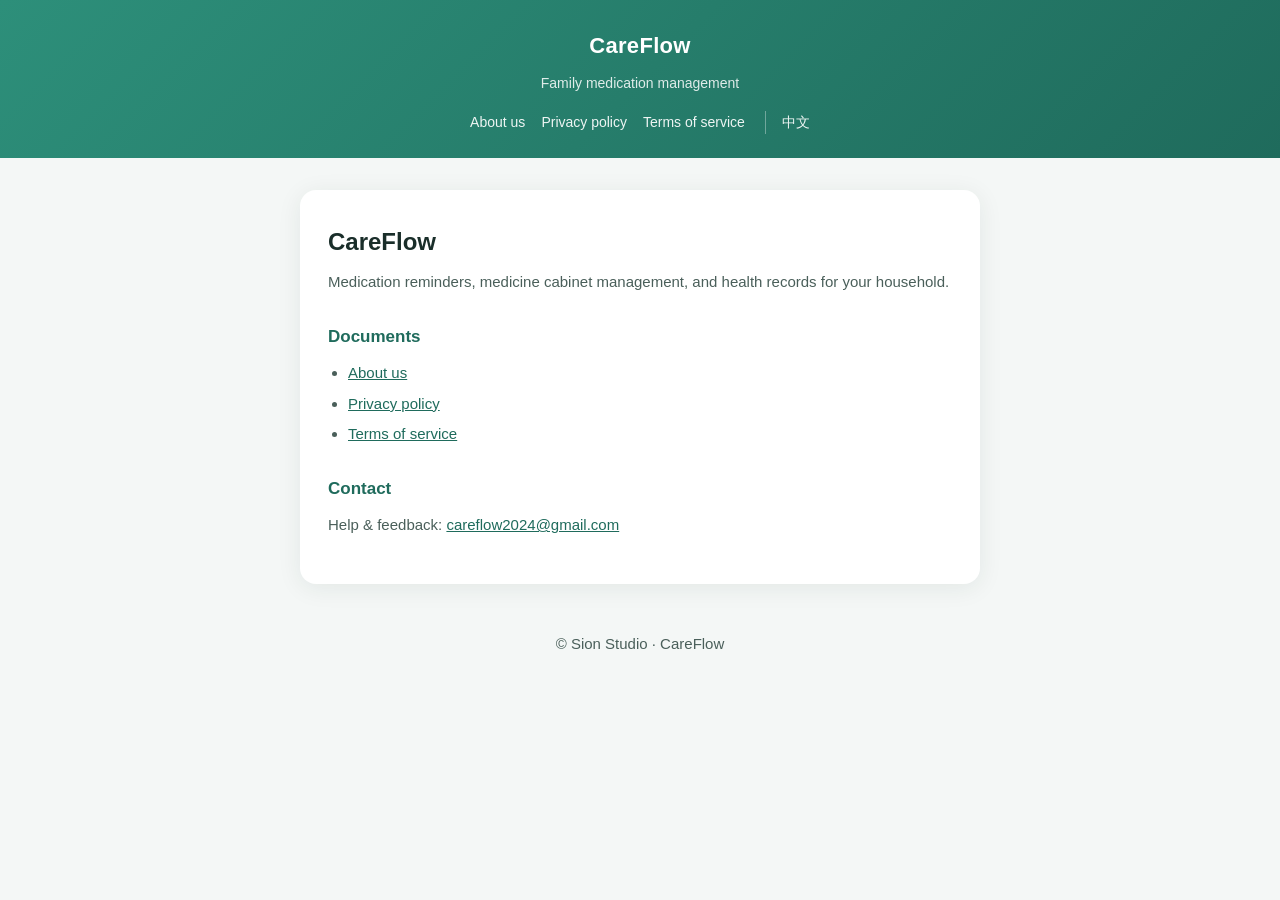
<file: index.html>
<!DOCTYPE html>
<html lang="en">
<head>
  <meta charset="utf-8" />
  <meta name="viewport" content="width=device-width, initial-scale=1" />
  <title>CareFlow</title>
  <script>
    (function () {
      var lang = (navigator.language || navigator.userLanguage || "en").toLowerCase();
      var prefix = lang.indexOf("zh") === 0 ? "/zh" : "/en";
      location.replace(prefix + "/");
    })();
  </script>
  <meta http-equiv="refresh" content="0; url=/en/" />
</head>
<body></body>
</html>
</file>
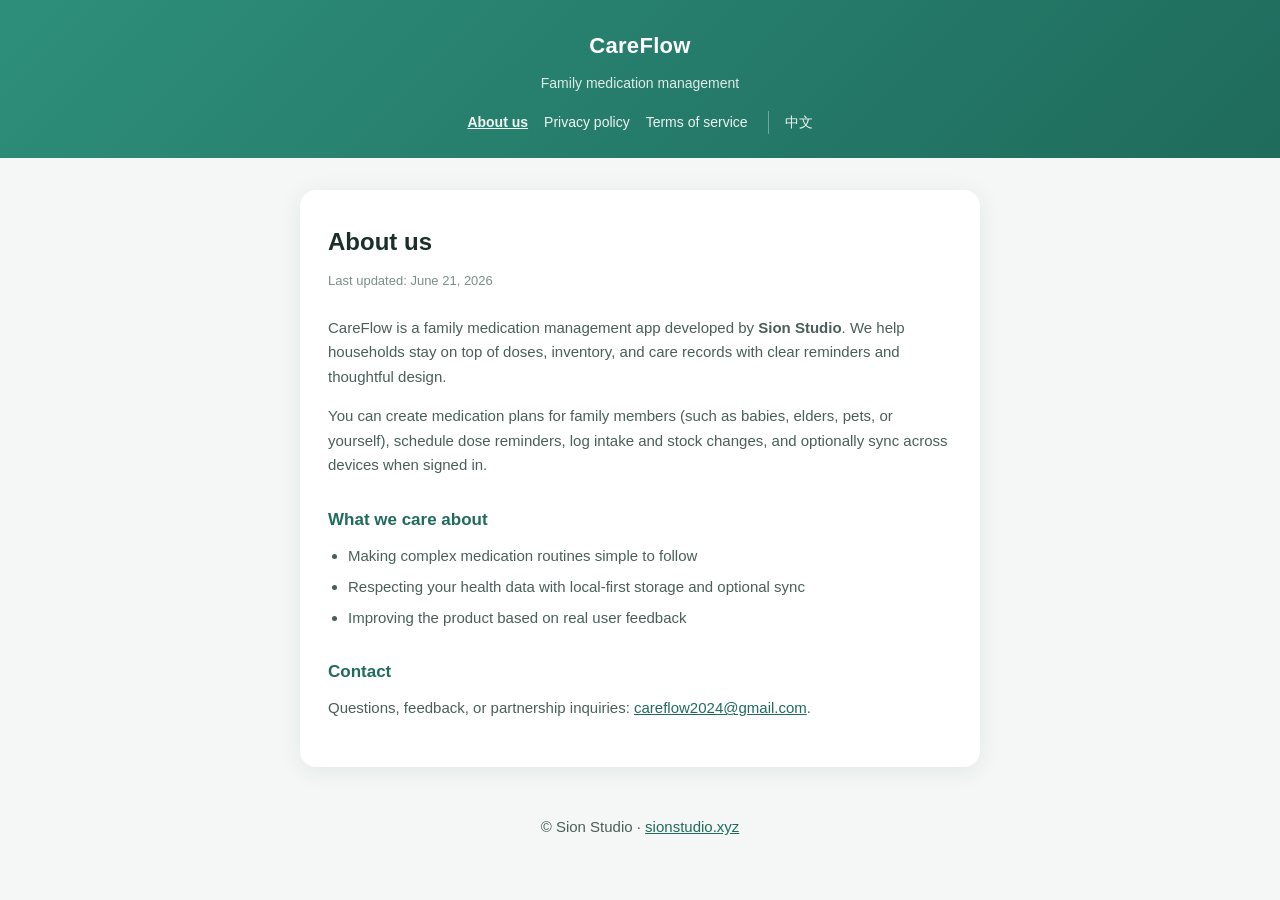
<file: about/index.html>
<!DOCTYPE html>
<html lang="en">
<head>
  <meta charset="utf-8" />
  <meta name="viewport" content="width=device-width, initial-scale=1" />
  <title>CareFlow</title>
  <script>
    (function () {
      var lang = (navigator.language || navigator.userLanguage || "en").toLowerCase();
      var prefix = lang.indexOf("zh") === 0 ? "/zh" : "/en";
      location.replace(prefix + "/about/");
    })();
  </script>
  <meta http-equiv="refresh" content="0; url=/en/about/" />
</head>
<body></body>
</html>
</file>
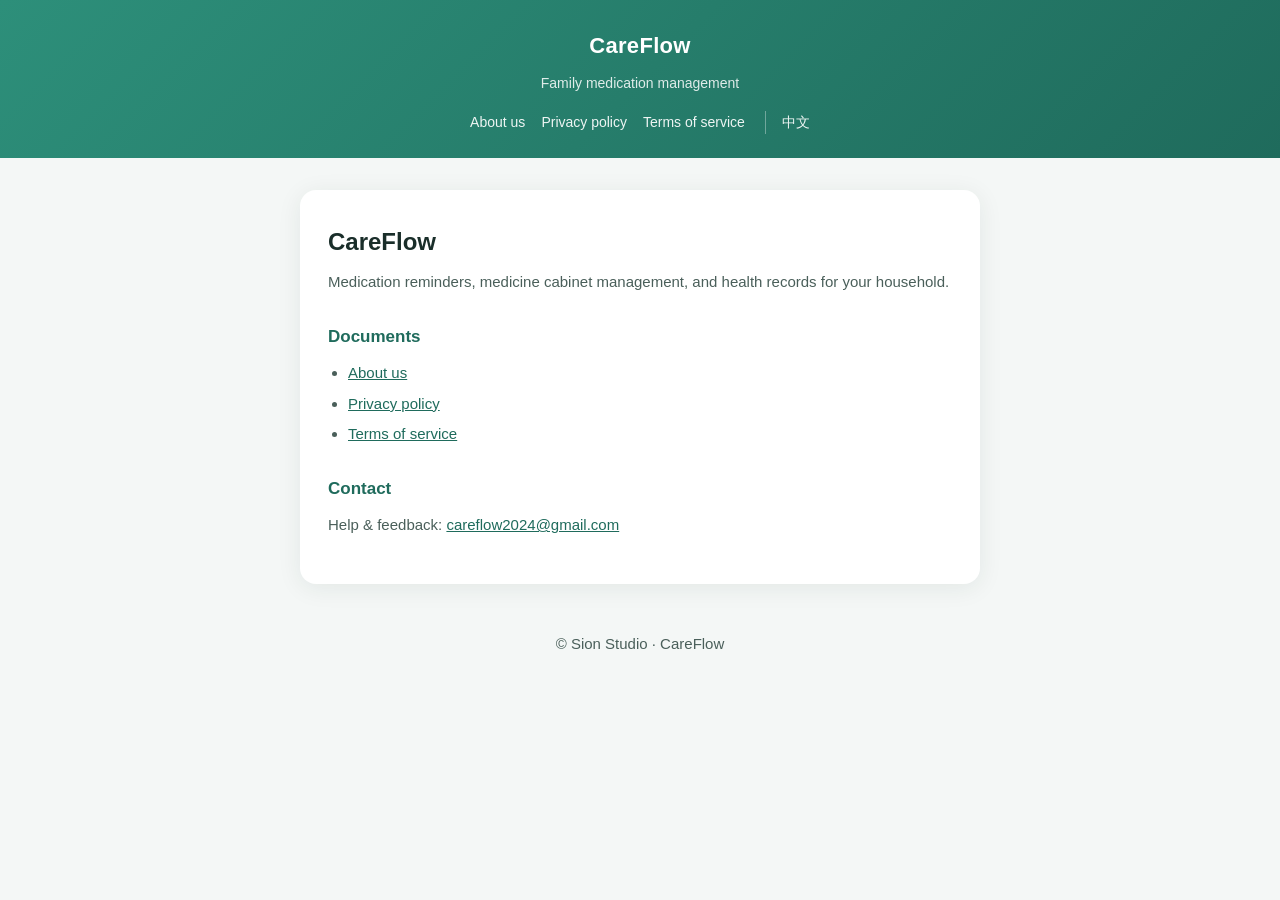
<file: en/index.html>
<!DOCTYPE html>
<html lang="en">
<head>
  <meta charset="utf-8" />
  <meta name="viewport" content="width=device-width, initial-scale=1" />
  <title>CareFlow</title>
  <link rel="stylesheet" href="/styles.css" />
</head>
<body>
  <header>
    <a href="/en/">
      <div class="brand">CareFlow</div>
      <p class="tagline">Family medication management</p>
    </a>
    <nav>
      <a href="/en/about/">About us</a>
      <a href="/en/privacy/">Privacy policy</a>
      <a href="/en/terms/">Terms of service</a>
      <span class="lang-switch"><a href="/zh/">中文</a></span>
    </nav>
  </header>

  <main>
    <div class="card">
      <h1>CareFlow</h1>
      <p>Medication reminders, medicine cabinet management, and health records for your household.</p>

      <h2>Documents</h2>
      <ul>
        <li><a href="/en/about/">About us</a></li>
        <li><a href="/en/privacy/">Privacy policy</a></li>
        <li><a href="/en/terms/">Terms of service</a></li>
      </ul>

      <h2>Contact</h2>
      <p>
        Help &amp; feedback: <a href="mailto:careflow2024@gmail.com">careflow2024@gmail.com</a>
      </p>
    </div>
  </main>

  <footer>
    <p>© Sion Studio · CareFlow</p>
  </footer>
</body>
</html>
</file>
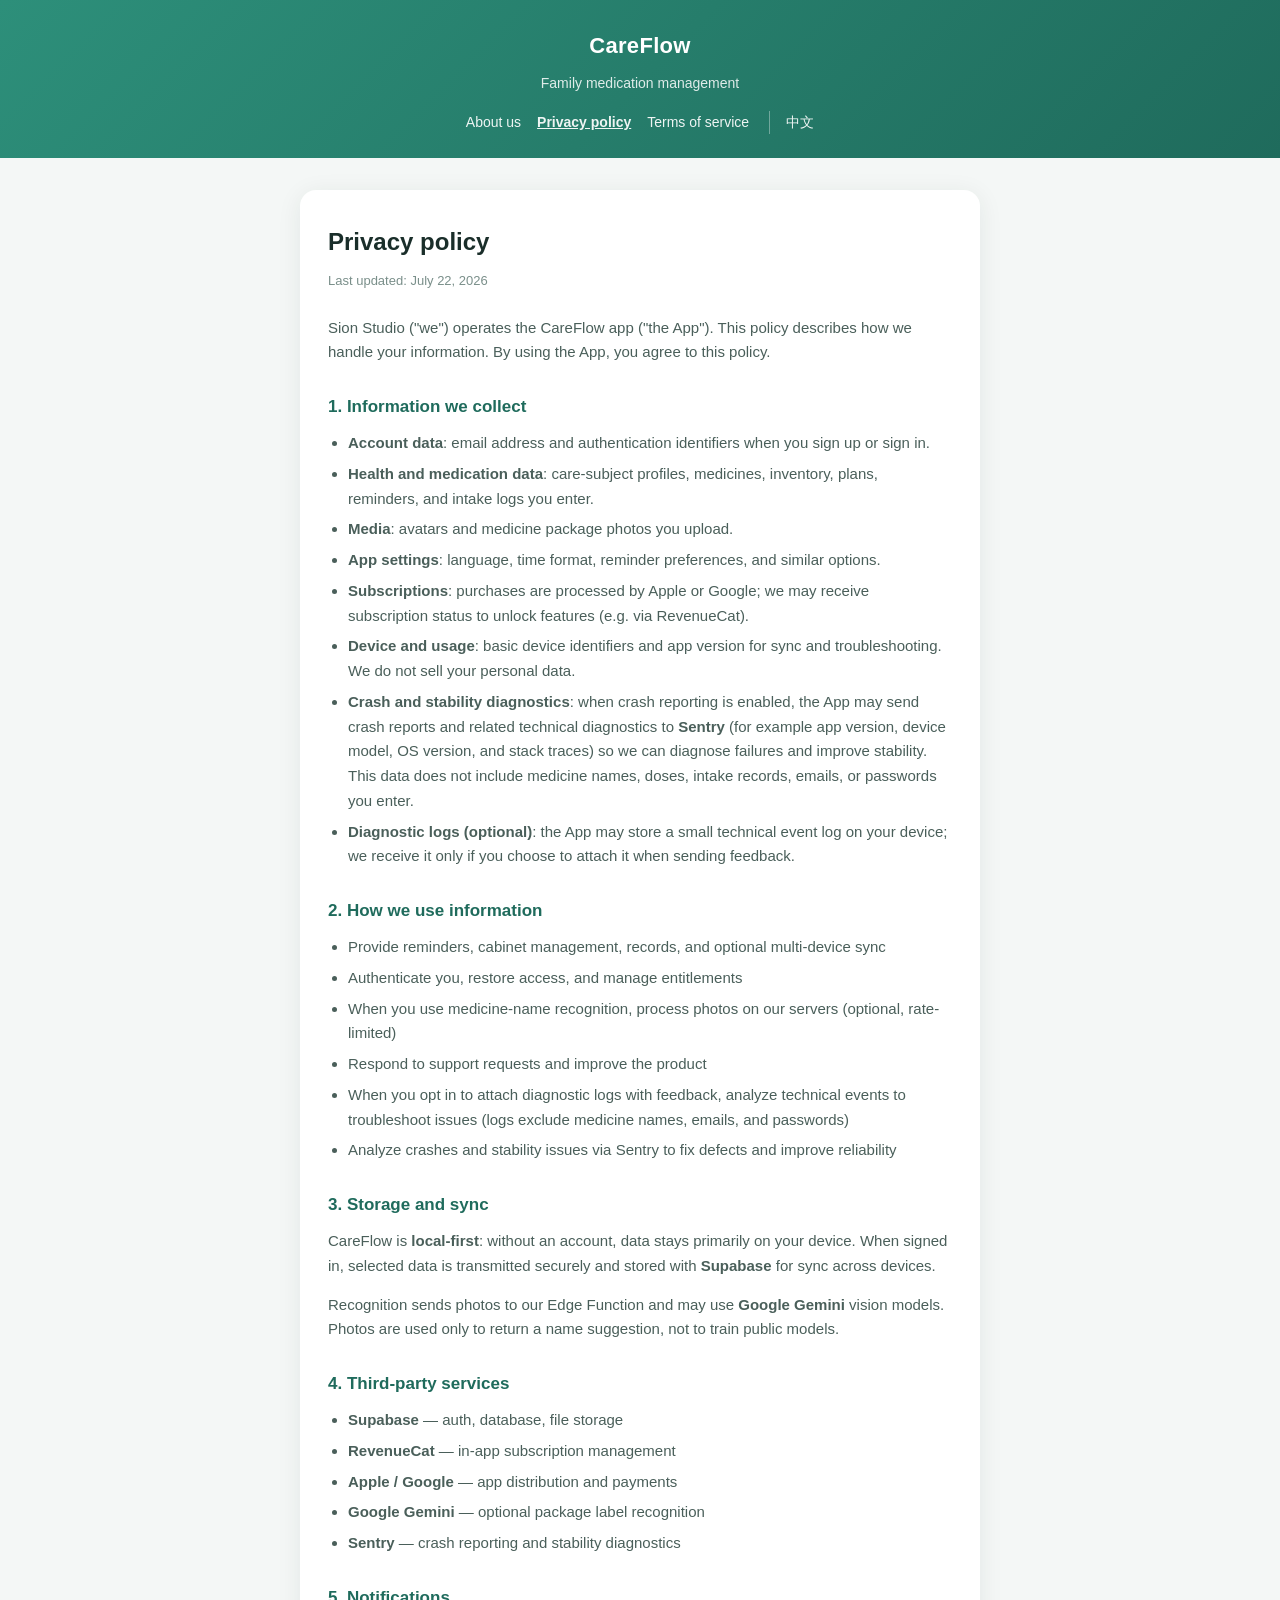
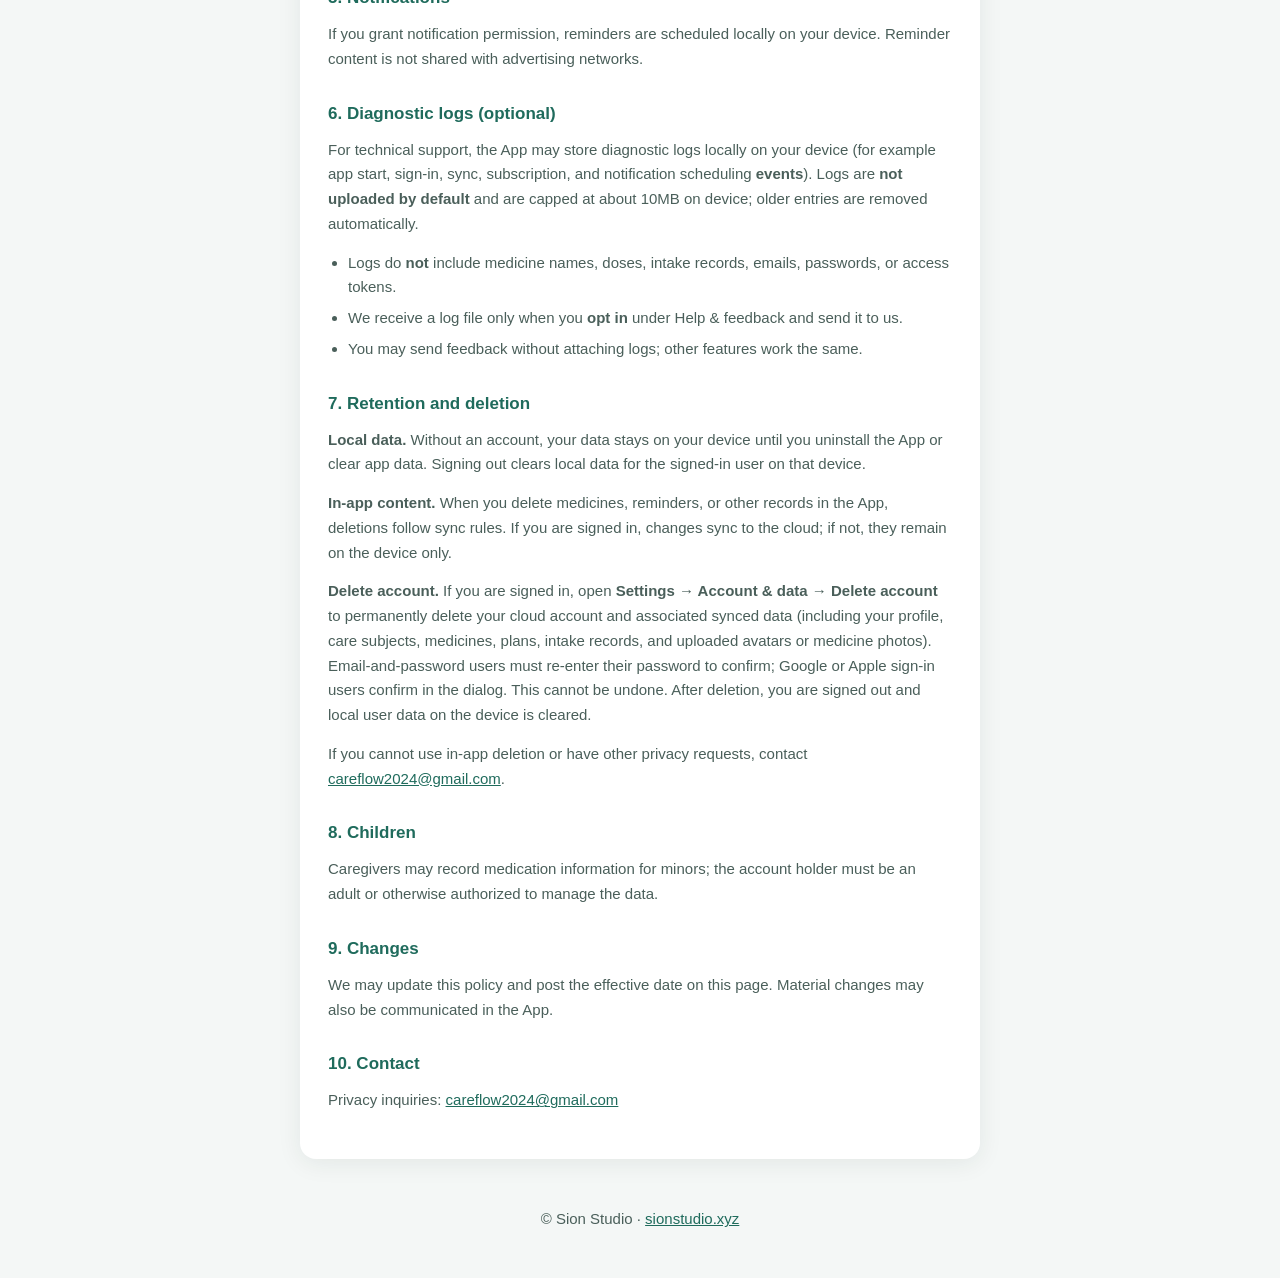
<file: privacy/index.html>
<!DOCTYPE html>
<html lang="en">
<head>
  <meta charset="utf-8" />
  <meta name="viewport" content="width=device-width, initial-scale=1" />
  <title>CareFlow</title>
  <script>
    (function () {
      var lang = (navigator.language || navigator.userLanguage || "en").toLowerCase();
      var prefix = lang.indexOf("zh") === 0 ? "/zh" : "/en";
      location.replace(prefix + "/privacy/");
    })();
  </script>
  <meta http-equiv="refresh" content="0; url=/en/privacy/" />
</head>
<body></body>
</html>
</file>
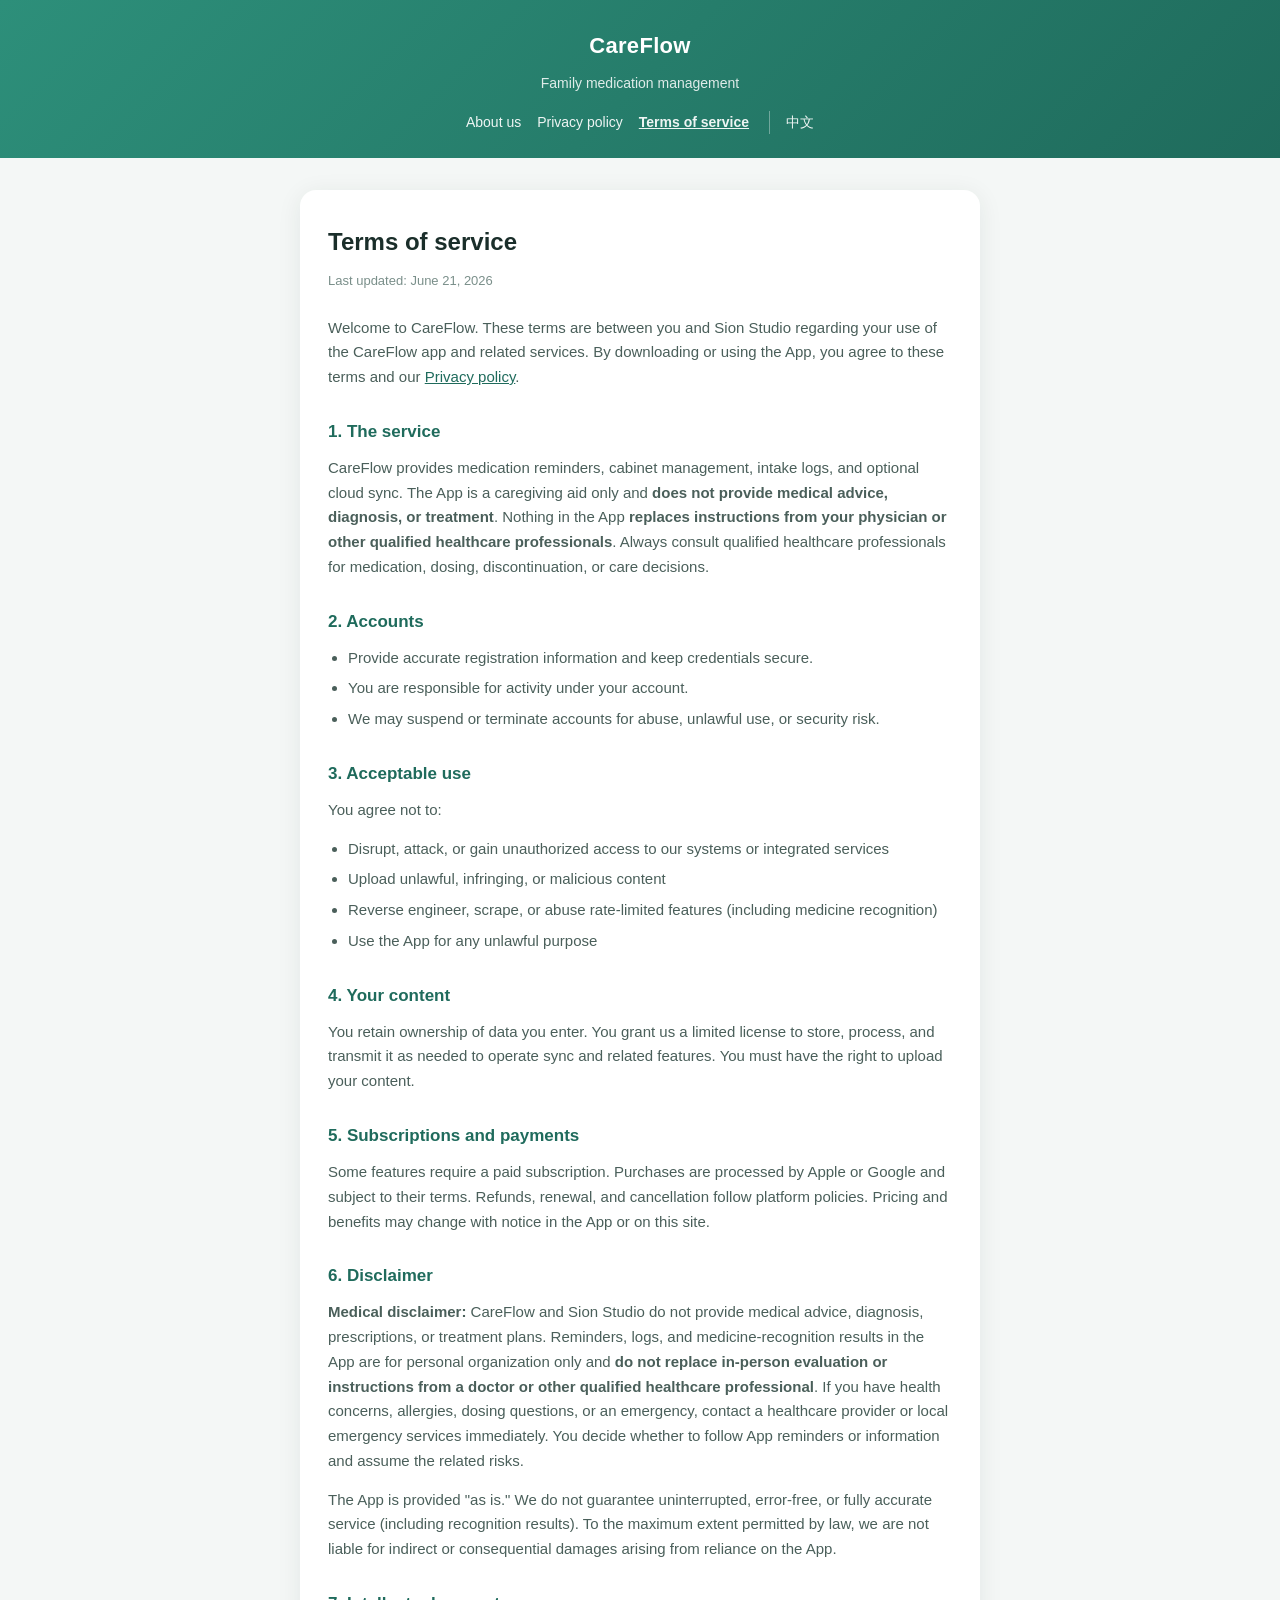
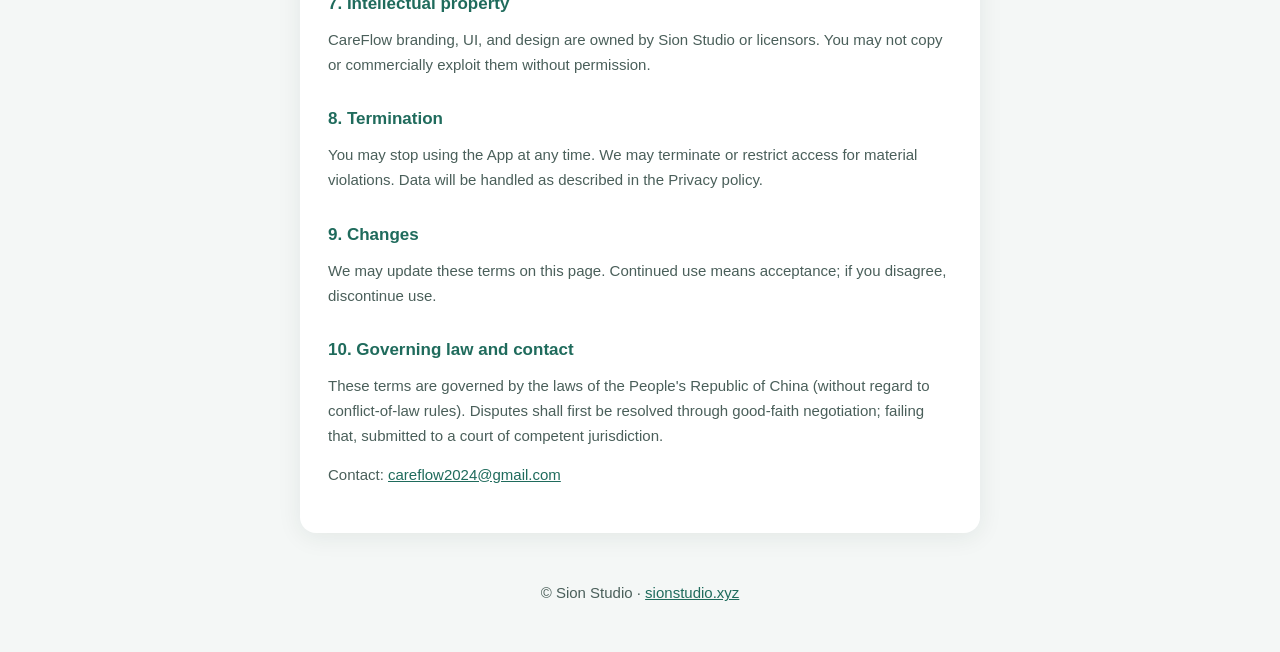
<file: terms/index.html>
<!DOCTYPE html>
<html lang="en">
<head>
  <meta charset="utf-8" />
  <meta name="viewport" content="width=device-width, initial-scale=1" />
  <title>CareFlow</title>
  <script>
    (function () {
      var lang = (navigator.language || navigator.userLanguage || "en").toLowerCase();
      var prefix = lang.indexOf("zh") === 0 ? "/zh" : "/en";
      location.replace(prefix + "/terms/");
    })();
  </script>
  <meta http-equiv="refresh" content="0; url=/en/terms/" />
</head>
<body></body>
</html>
</file>
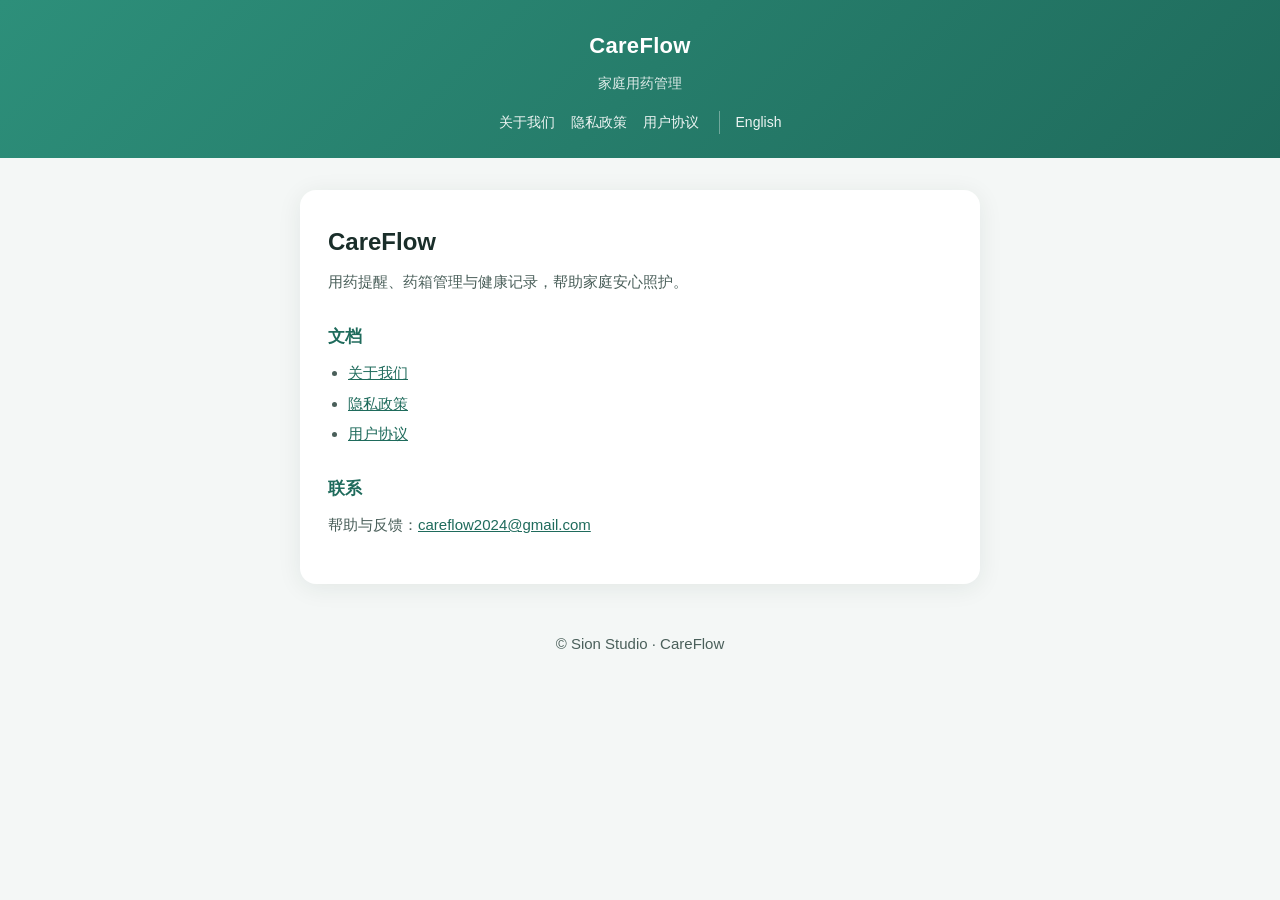
<file: zh/index.html>
<!DOCTYPE html>
<html lang="zh-CN">
<head>
  <meta charset="utf-8" />
  <meta name="viewport" content="width=device-width, initial-scale=1" />
  <title>CareFlow</title>
  <link rel="stylesheet" href="/styles.css" />
</head>
<body>
  <header>
    <a href="/zh/">
      <div class="brand">CareFlow</div>
      <p class="tagline">家庭用药管理</p>
    </a>
    <nav>
      <a href="/zh/about/">关于我们</a>
      <a href="/zh/privacy/">隐私政策</a>
      <a href="/zh/terms/">用户协议</a>
      <span class="lang-switch"><a href="/en/">English</a></span>
    </nav>
  </header>

  <main>
    <div class="card">
      <h1>CareFlow</h1>
      <p>用药提醒、药箱管理与健康记录，帮助家庭安心照护。</p>

      <h2>文档</h2>
      <ul>
        <li><a href="/zh/about/">关于我们</a></li>
        <li><a href="/zh/privacy/">隐私政策</a></li>
        <li><a href="/zh/terms/">用户协议</a></li>
      </ul>

      <h2>联系</h2>
      <p>
        帮助与反馈：<a href="mailto:careflow2024@gmail.com">careflow2024@gmail.com</a>
      </p>
    </div>
  </main>

  <footer>
    <p>© Sion Studio · CareFlow</p>
  </footer>
</body>
</html>
</file>
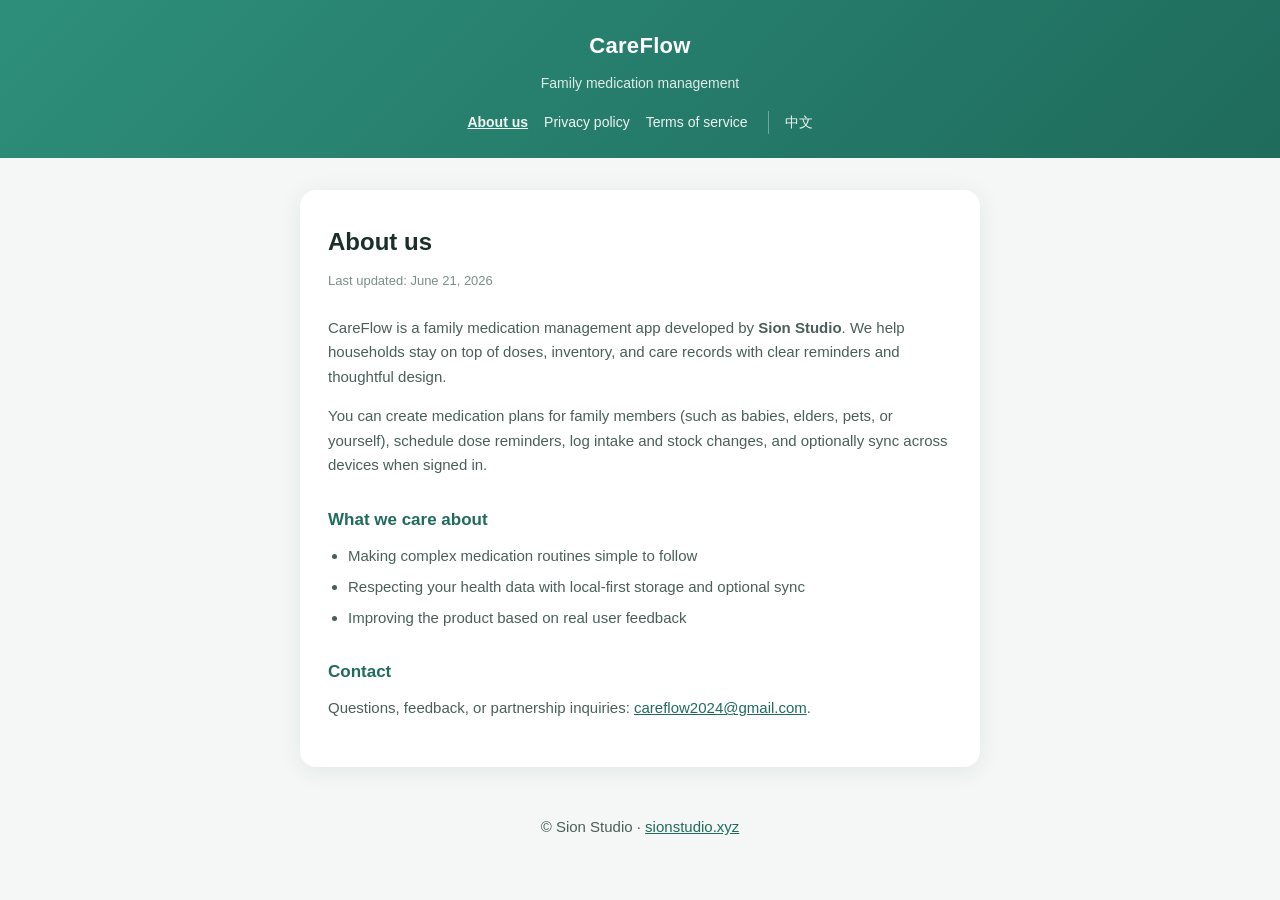
<file: en/about/index.html>
<!DOCTYPE html>
<html lang="en">
<head>
  <meta charset="utf-8" />
  <meta name="viewport" content="width=device-width, initial-scale=1" />
  <title>About us · CareFlow</title>
  <link rel="stylesheet" href="/styles.css" />
  <link rel="alternate" hreflang="zh" href="https://careflow.sionstudio.xyz/zh/about/" />
  <link rel="alternate" hreflang="en" href="https://careflow.sionstudio.xyz/en/about/" />
</head>
<body>
  <header>
    <a href="/en/">
      <div class="brand">CareFlow</div>
      <p class="tagline">Family medication management</p>
    </a>
    <nav>
      <a href="/en/about/" aria-current="page">About us</a>
      <a href="/en/privacy/">Privacy policy</a>
      <a href="/en/terms/">Terms of service</a>
      <span class="lang-switch"><a href="/zh/about/">中文</a></span>
    </nav>
  </header>

  <main>
    <div class="card">
      <h1>About us</h1>
      <p class="updated">Last updated: June 21, 2026</p>

      <p>
        CareFlow is a family medication management app developed by <strong>Sion Studio</strong>.
        We help households stay on top of doses, inventory, and care records with clear reminders and thoughtful design.
      </p>
      <p>
        You can create medication plans for family members (such as babies, elders, pets, or yourself),
        schedule dose reminders, log intake and stock changes, and optionally sync across devices when signed in.
      </p>

      <h2>What we care about</h2>
      <ul>
        <li>Making complex medication routines simple to follow</li>
        <li>Respecting your health data with local-first storage and optional sync</li>
        <li>Improving the product based on real user feedback</li>
      </ul>

      <h2>Contact</h2>
      <p>
        Questions, feedback, or partnership inquiries:
        <a href="mailto:careflow2024@gmail.com">careflow2024@gmail.com</a>.
      </p>
    </div>
  </main>

  <footer>
    <p>© Sion Studio · <a href="https://sionstudio.xyz">sionstudio.xyz</a></p>
  </footer>
</body>
</html>
</file>
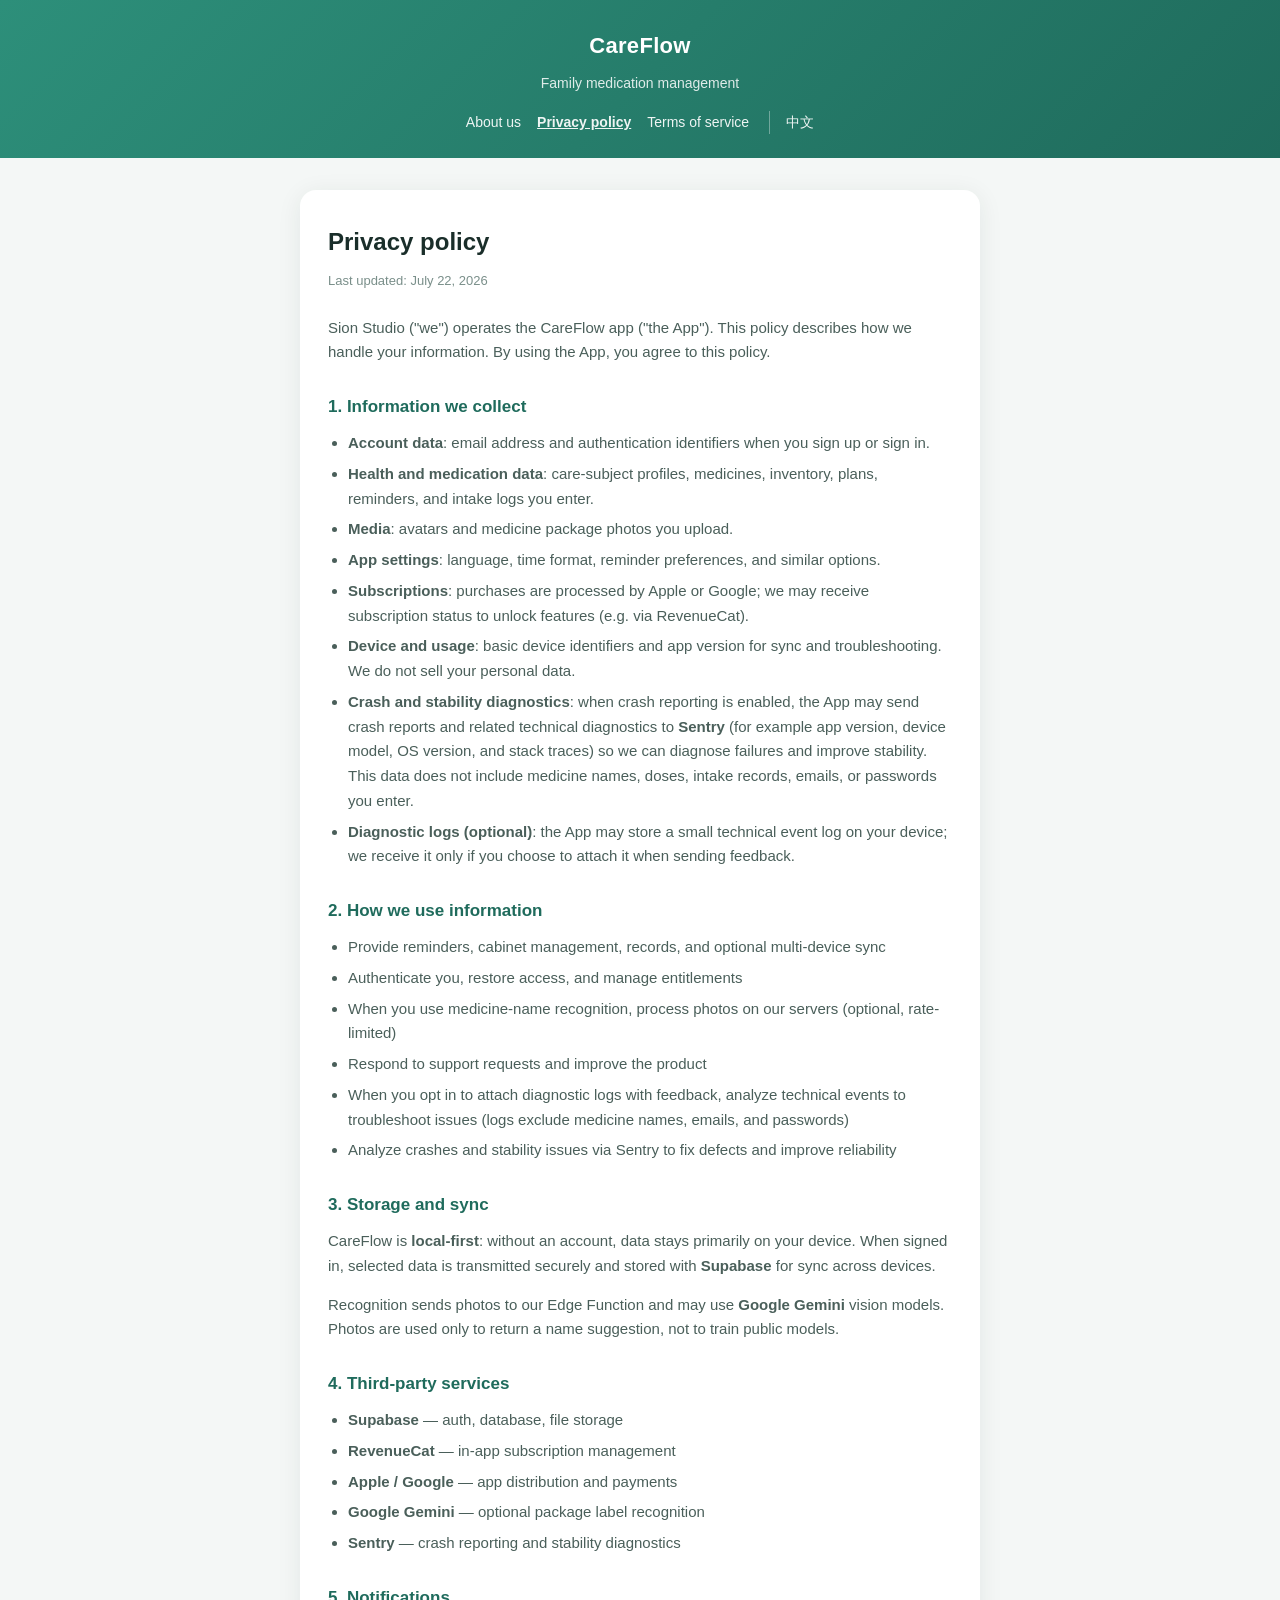
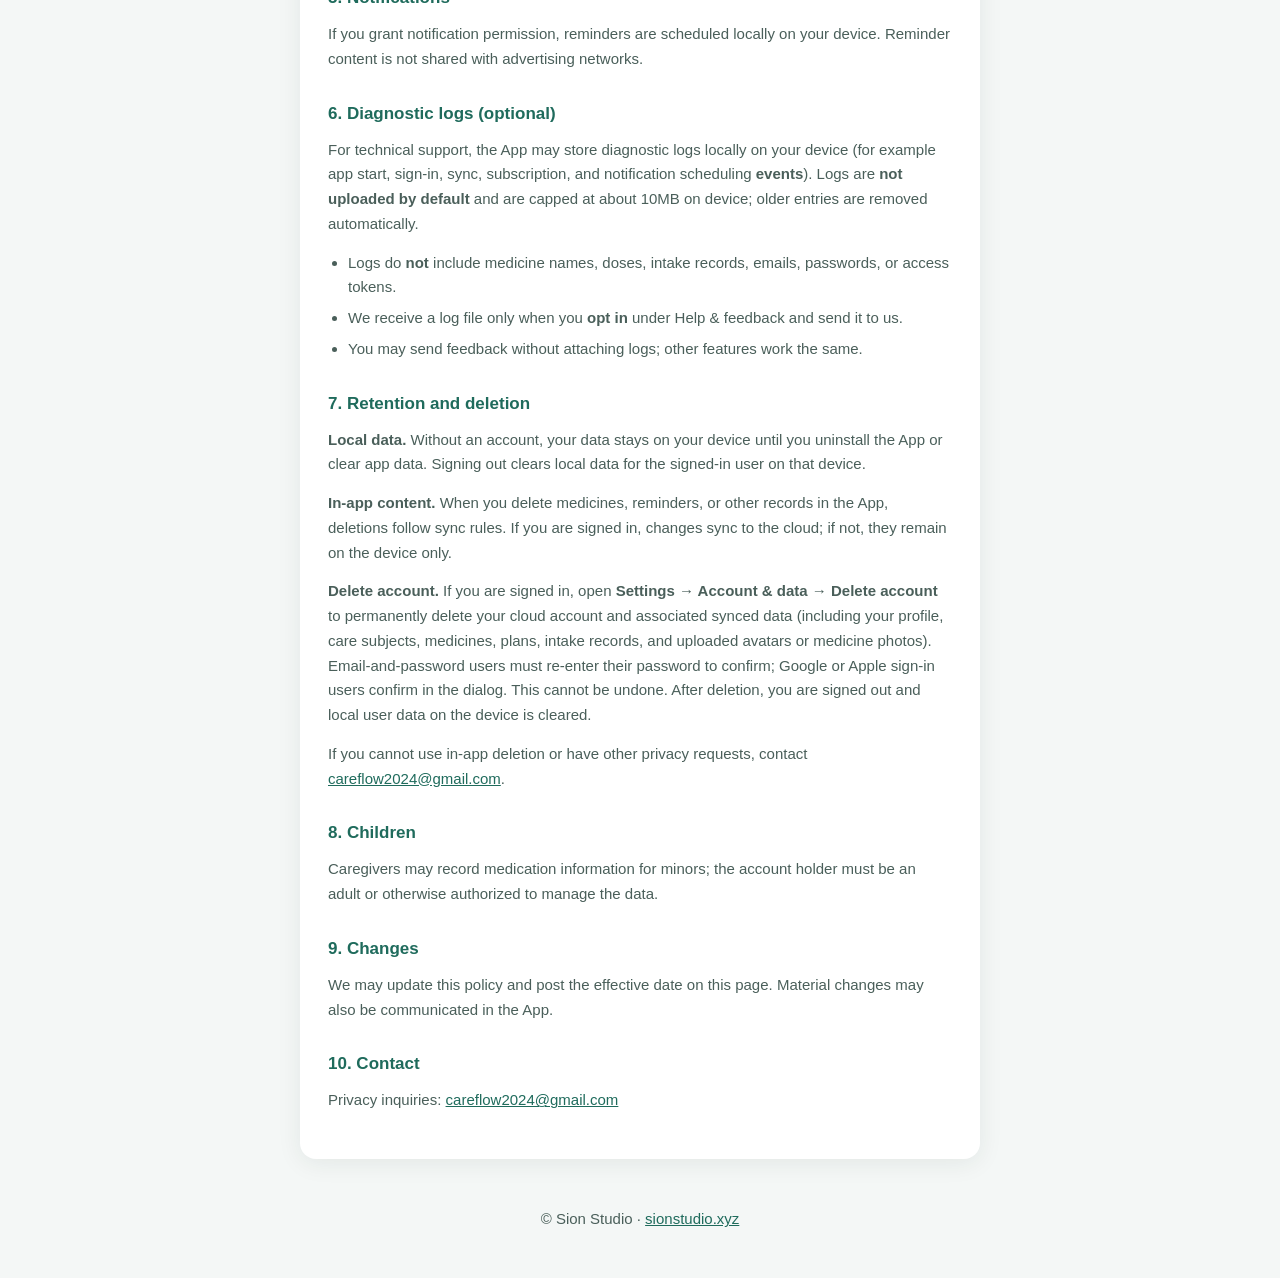
<file: en/privacy/index.html>
<!DOCTYPE html>
<html lang="en">
<head>
  <meta charset="utf-8" />
  <meta name="viewport" content="width=device-width, initial-scale=1" />
  <title>Privacy policy · CareFlow</title>
  <link rel="stylesheet" href="/styles.css" />
  <link rel="alternate" hreflang="zh" href="https://careflow.sionstudio.xyz/zh/privacy/" />
  <link rel="alternate" hreflang="en" href="https://careflow.sionstudio.xyz/en/privacy/" />
</head>
<body>
  <header>
    <a href="/en/">
      <div class="brand">CareFlow</div>
      <p class="tagline">Family medication management</p>
    </a>
    <nav>
      <a href="/en/about/">About us</a>
      <a href="/en/privacy/" aria-current="page">Privacy policy</a>
      <a href="/en/terms/">Terms of service</a>
      <span class="lang-switch"><a href="/zh/privacy/">中文</a></span>
    </nav>
  </header>

  <main>
    <div class="card">
      <h1>Privacy policy</h1>
      <p class="updated">Last updated: July 22, 2026</p>

      <p>
        Sion Studio ("we") operates the CareFlow app ("the App"). This policy describes how we handle your information.
        By using the App, you agree to this policy.
      </p>

      <h2>1. Information we collect</h2>
      <ul>
        <li><strong>Account data</strong>: email address and authentication identifiers when you sign up or sign in.</li>
        <li><strong>Health and medication data</strong>: care-subject profiles, medicines, inventory, plans, reminders, and intake logs you enter.</li>
        <li><strong>Media</strong>: avatars and medicine package photos you upload.</li>
        <li><strong>App settings</strong>: language, time format, reminder preferences, and similar options.</li>
        <li><strong>Subscriptions</strong>: purchases are processed by Apple or Google; we may receive subscription status to unlock features (e.g. via RevenueCat).</li>
        <li><strong>Device and usage</strong>: basic device identifiers and app version for sync and troubleshooting. We do not sell your personal data.</li>
        <li><strong>Crash and stability diagnostics</strong>: when crash reporting is enabled, the App may send crash reports and related technical diagnostics to <strong>Sentry</strong> (for example app version, device model, OS version, and stack traces) so we can diagnose failures and improve stability. This data does not include medicine names, doses, intake records, emails, or passwords you enter.</li>
        <li><strong>Diagnostic logs (optional)</strong>: the App may store a small technical event log on your device; we receive it only if you choose to attach it when sending feedback.</li>
      </ul>

      <h2>2. How we use information</h2>
      <ul>
        <li>Provide reminders, cabinet management, records, and optional multi-device sync</li>
        <li>Authenticate you, restore access, and manage entitlements</li>
        <li>When you use medicine-name recognition, process photos on our servers (optional, rate-limited)</li>
        <li>Respond to support requests and improve the product</li>
        <li>When you opt in to attach diagnostic logs with feedback, analyze technical events to troubleshoot issues (logs exclude medicine names, emails, and passwords)</li>
        <li>Analyze crashes and stability issues via Sentry to fix defects and improve reliability</li>
      </ul>

      <h2>3. Storage and sync</h2>
      <p>
        CareFlow is <strong>local-first</strong>: without an account, data stays primarily on your device.
        When signed in, selected data is transmitted securely and stored with <strong>Supabase</strong> for sync across devices.
      </p>
      <p>
        Recognition sends photos to our Edge Function and may use <strong>Google Gemini</strong> vision models.
        Photos are used only to return a name suggestion, not to train public models.
      </p>

      <h2>4. Third-party services</h2>
      <ul>
        <li><strong>Supabase</strong> — auth, database, file storage</li>
        <li><strong>RevenueCat</strong> — in-app subscription management</li>
        <li><strong>Apple / Google</strong> — app distribution and payments</li>
        <li><strong>Google Gemini</strong> — optional package label recognition</li>
        <li><strong>Sentry</strong> — crash reporting and stability diagnostics</li>
      </ul>

      <h2>5. Notifications</h2>
      <p>
        If you grant notification permission, reminders are scheduled locally on your device.
        Reminder content is not shared with advertising networks.
      </p>

      <h2>6. Diagnostic logs (optional)</h2>
      <p>
        For technical support, the App may store diagnostic logs locally on your device (for example app start, sign-in, sync, subscription, and notification scheduling <strong>events</strong>).
        Logs are <strong>not uploaded by default</strong> and are capped at about 10MB on device; older entries are removed automatically.
      </p>
      <ul>
        <li>Logs do <strong>not</strong> include medicine names, doses, intake records, emails, passwords, or access tokens.</li>
        <li>We receive a log file only when you <strong>opt in</strong> under Help &amp; feedback and send it to us.</li>
        <li>You may send feedback without attaching logs; other features work the same.</li>
      </ul>

      <h2>7. Retention and deletion</h2>
      <p>
        <strong>Local data.</strong> Without an account, your data stays on your device until you uninstall the App or clear app data.
        Signing out clears local data for the signed-in user on that device.
      </p>
      <p>
        <strong>In-app content.</strong> When you delete medicines, reminders, or other records in the App, deletions follow sync rules.
        If you are signed in, changes sync to the cloud; if not, they remain on the device only.
      </p>
      <p>
        <strong>Delete account.</strong> If you are signed in, open
        <strong>Settings → Account &amp; data → Delete account</strong> to permanently delete your cloud account and associated synced data
        (including your profile, care subjects, medicines, plans, intake records, and uploaded avatars or medicine photos).
        Email-and-password users must re-enter their password to confirm; Google or Apple sign-in users confirm in the dialog.
        This cannot be undone. After deletion, you are signed out and local user data on the device is cleared.
      </p>
      <p>
        If you cannot use in-app deletion or have other privacy requests, contact
        <a href="mailto:careflow2024@gmail.com">careflow2024@gmail.com</a>.
      </p>

      <h2>8. Children</h2>
      <p>
        Caregivers may record medication information for minors; the account holder must be an adult or otherwise authorized to manage the data.
      </p>

      <h2>9. Changes</h2>
      <p>
        We may update this policy and post the effective date on this page. Material changes may also be communicated in the App.
      </p>

      <h2>10. Contact</h2>
      <p>
        Privacy inquiries: <a href="mailto:careflow2024@gmail.com">careflow2024@gmail.com</a>
      </p>
    </div>
  </main>

  <footer>
    <p>© Sion Studio · <a href="https://sionstudio.xyz">sionstudio.xyz</a></p>
  </footer>
</body>
</html>
</file>
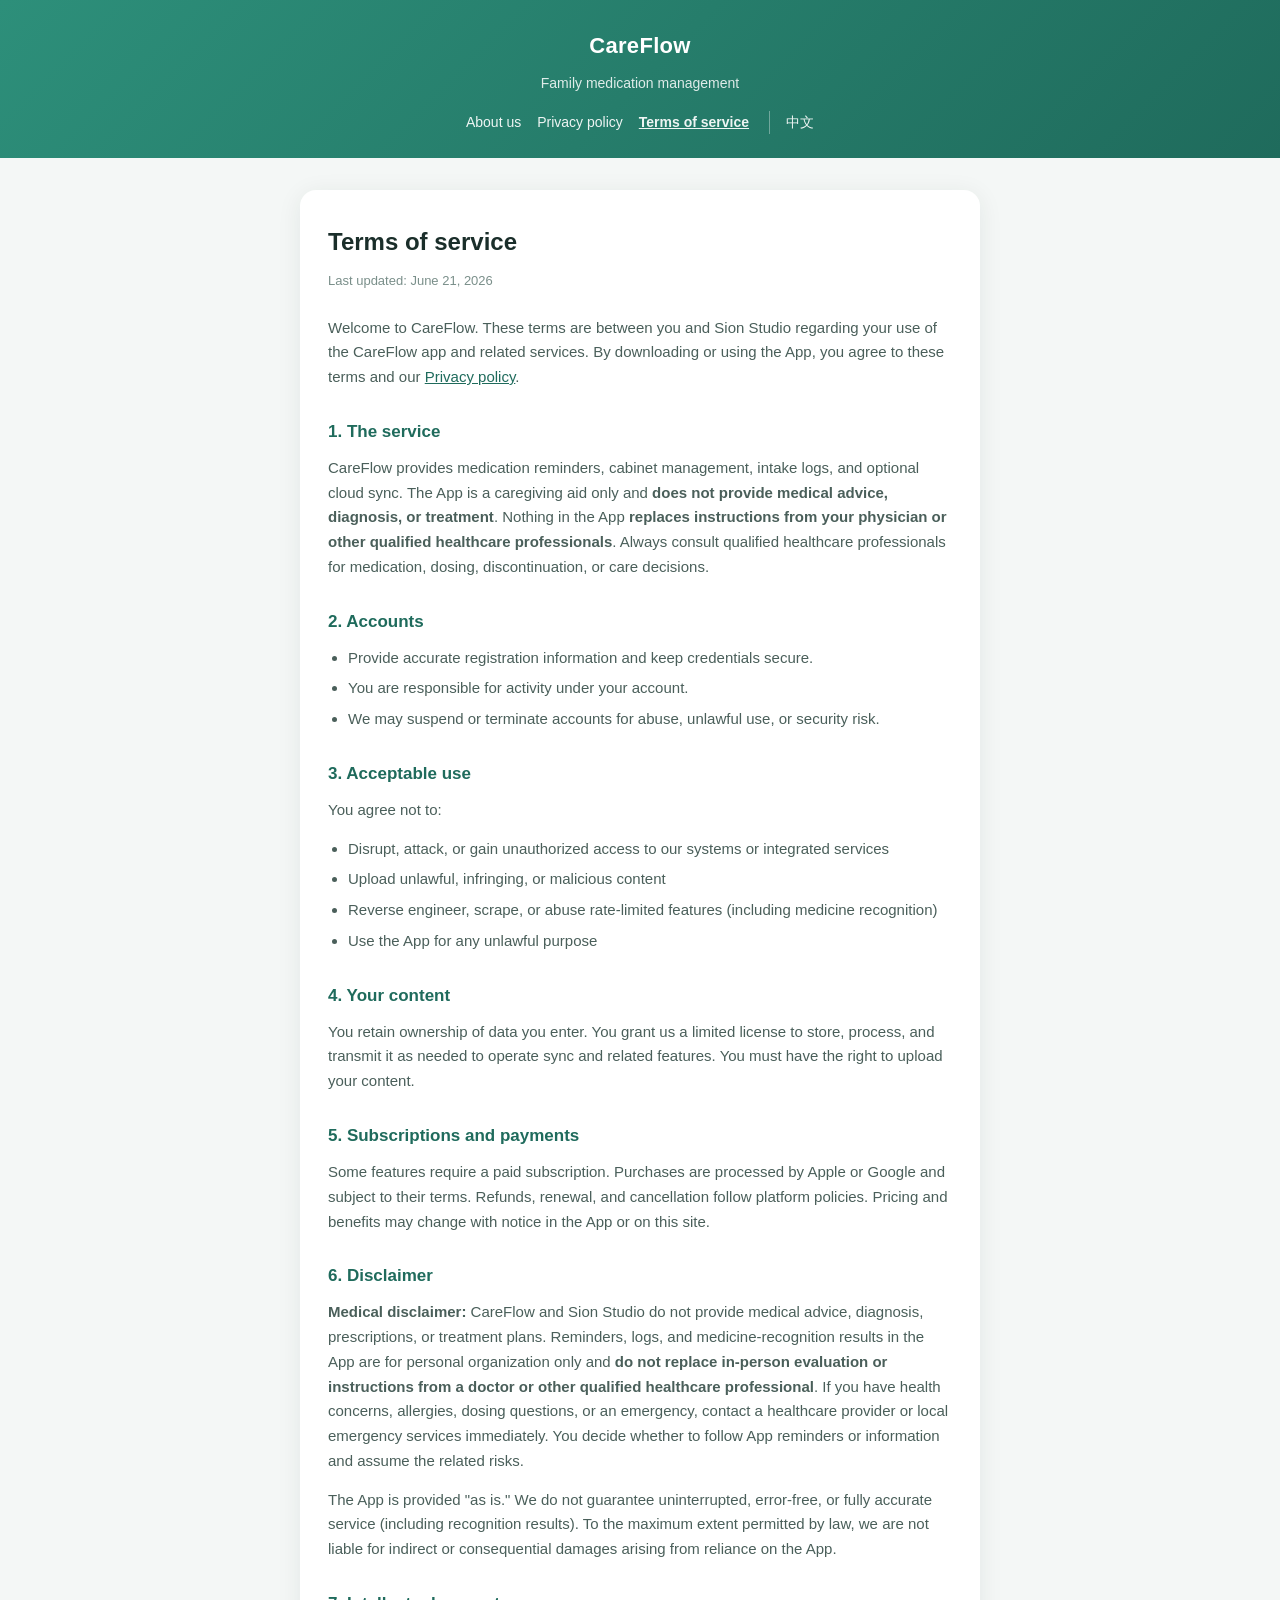
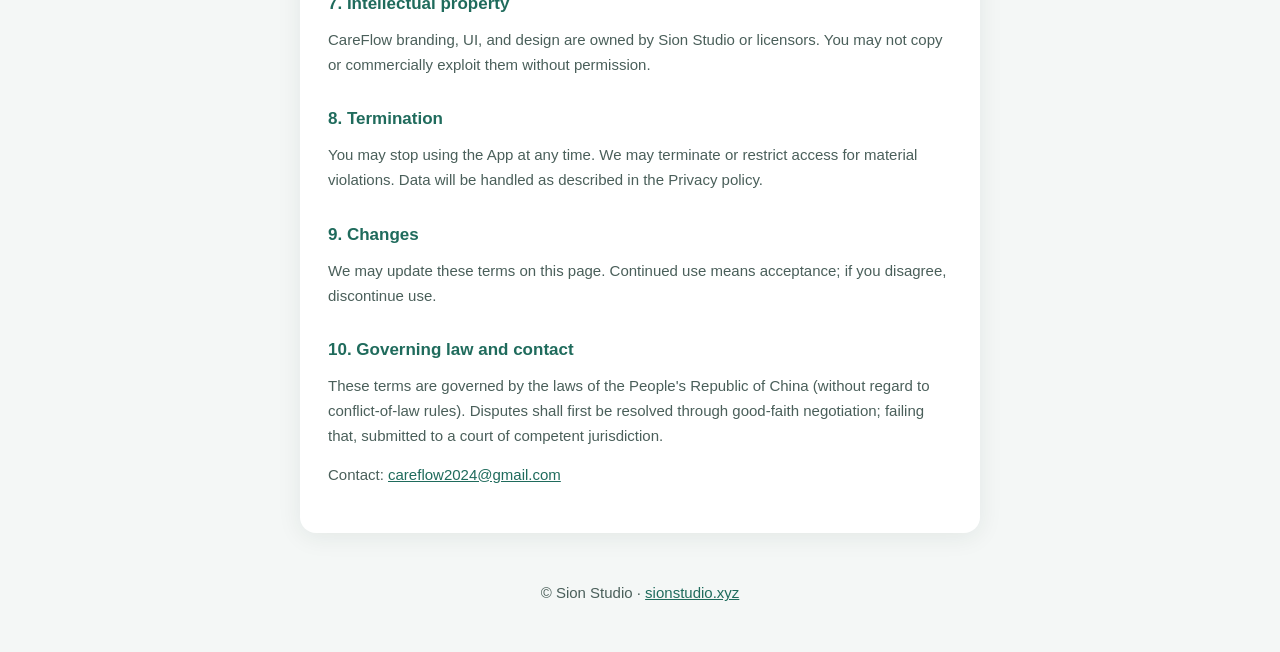
<file: en/terms/index.html>
<!DOCTYPE html>
<html lang="en">
<head>
  <meta charset="utf-8" />
  <meta name="viewport" content="width=device-width, initial-scale=1" />
  <title>Terms of service · CareFlow</title>
  <link rel="stylesheet" href="/styles.css" />
  <link rel="alternate" hreflang="zh" href="https://careflow.sionstudio.xyz/zh/terms/" />
  <link rel="alternate" hreflang="en" href="https://careflow.sionstudio.xyz/en/terms/" />
</head>
<body>
  <header>
    <a href="/en/">
      <div class="brand">CareFlow</div>
      <p class="tagline">Family medication management</p>
    </a>
    <nav>
      <a href="/en/about/">About us</a>
      <a href="/en/privacy/">Privacy policy</a>
      <a href="/en/terms/" aria-current="page">Terms of service</a>
      <span class="lang-switch"><a href="/zh/terms/">中文</a></span>
    </nav>
  </header>

  <main>
    <div class="card">
      <h1>Terms of service</h1>
      <p class="updated">Last updated: June 21, 2026</p>

      <p>
        Welcome to CareFlow. These terms are between you and Sion Studio regarding your use of the CareFlow app and related services.
        By downloading or using the App, you agree to these terms and our
        <a href="/en/privacy/">Privacy policy</a>.
      </p>

      <h2>1. The service</h2>
      <p>
        CareFlow provides medication reminders, cabinet management, intake logs, and optional cloud sync.
        The App is a caregiving aid only and <strong>does not provide medical advice, diagnosis, or treatment</strong>.
        Nothing in the App <strong>replaces instructions from your physician or other qualified healthcare professionals</strong>.
        Always consult qualified healthcare professionals for medication, dosing, discontinuation, or care decisions.
      </p>

      <h2>2. Accounts</h2>
      <ul>
        <li>Provide accurate registration information and keep credentials secure.</li>
        <li>You are responsible for activity under your account.</li>
        <li>We may suspend or terminate accounts for abuse, unlawful use, or security risk.</li>
      </ul>

      <h2>3. Acceptable use</h2>
      <p>You agree not to:</p>
      <ul>
        <li>Disrupt, attack, or gain unauthorized access to our systems or integrated services</li>
        <li>Upload unlawful, infringing, or malicious content</li>
        <li>Reverse engineer, scrape, or abuse rate-limited features (including medicine recognition)</li>
        <li>Use the App for any unlawful purpose</li>
      </ul>

      <h2>4. Your content</h2>
      <p>
        You retain ownership of data you enter. You grant us a limited license to store, process, and transmit it as needed to operate sync and related features.
        You must have the right to upload your content.
      </p>

      <h2>5. Subscriptions and payments</h2>
      <p>
        Some features require a paid subscription. Purchases are processed by Apple or Google and subject to their terms.
        Refunds, renewal, and cancellation follow platform policies. Pricing and benefits may change with notice in the App or on this site.
      </p>

      <h2>6. Disclaimer</h2>
      <p>
        <strong>Medical disclaimer:</strong> CareFlow and Sion Studio do not provide medical advice, diagnosis, prescriptions, or treatment plans.
        Reminders, logs, and medicine-recognition results in the App are for personal organization only and
        <strong>do not replace in-person evaluation or instructions from a doctor or other qualified healthcare professional</strong>.
        If you have health concerns, allergies, dosing questions, or an emergency, contact a healthcare provider or local emergency services immediately.
        You decide whether to follow App reminders or information and assume the related risks.
      </p>
      <p>
        The App is provided "as is." We do not guarantee uninterrupted, error-free, or fully accurate service (including recognition results).
        To the maximum extent permitted by law, we are not liable for indirect or consequential damages arising from reliance on the App.
      </p>

      <h2>7. Intellectual property</h2>
      <p>
        CareFlow branding, UI, and design are owned by Sion Studio or licensors. You may not copy or commercially exploit them without permission.
      </p>

      <h2>8. Termination</h2>
      <p>
        You may stop using the App at any time. We may terminate or restrict access for material violations.
        Data will be handled as described in the Privacy policy.
      </p>

      <h2>9. Changes</h2>
      <p>
        We may update these terms on this page. Continued use means acceptance; if you disagree, discontinue use.
      </p>

      <h2>10. Governing law and contact</h2>
      <p>
        These terms are governed by the laws of the People's Republic of China (without regard to conflict-of-law rules).
        Disputes shall first be resolved through good-faith negotiation; failing that, submitted to a court of competent jurisdiction.
      </p>
      <p>
        Contact: <a href="mailto:careflow2024@gmail.com">careflow2024@gmail.com</a>
      </p>
    </div>
  </main>

  <footer>
    <p>© Sion Studio · <a href="https://sionstudio.xyz">sionstudio.xyz</a></p>
  </footer>
</body>
</html>
</file>
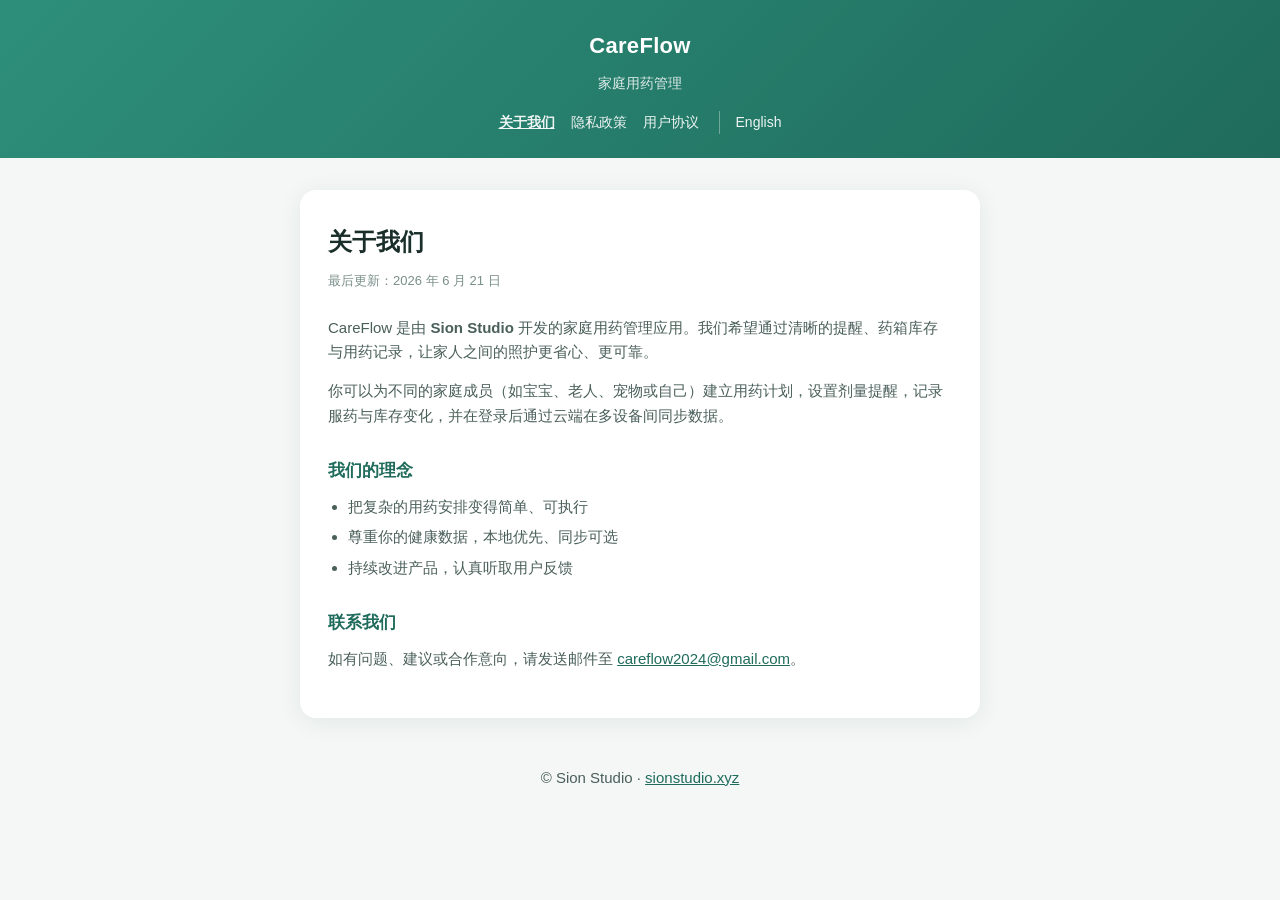
<file: zh/about/index.html>
<!DOCTYPE html>
<html lang="zh-CN">
<head>
  <meta charset="utf-8" />
  <meta name="viewport" content="width=device-width, initial-scale=1" />
  <title>关于我们 · CareFlow</title>
  <link rel="stylesheet" href="/styles.css" />
  <link rel="alternate" hreflang="zh" href="https://careflow.sionstudio.xyz/zh/about/" />
  <link rel="alternate" hreflang="en" href="https://careflow.sionstudio.xyz/en/about/" />
</head>
<body>
  <header>
    <a href="/zh/">
      <div class="brand">CareFlow</div>
      <p class="tagline">家庭用药管理</p>
    </a>
    <nav>
      <a href="/zh/about/" aria-current="page">关于我们</a>
      <a href="/zh/privacy/">隐私政策</a>
      <a href="/zh/terms/">用户协议</a>
      <span class="lang-switch"><a href="/en/about/">English</a></span>
    </nav>
  </header>

  <main>
    <div class="card">
      <h1>关于我们</h1>
      <p class="updated">最后更新：2026 年 6 月 21 日</p>

      <p>
        CareFlow 是由 <strong>Sion Studio</strong> 开发的家庭用药管理应用。我们希望通过清晰的提醒、药箱库存与用药记录，让家人之间的照护更省心、更可靠。
      </p>
      <p>
        你可以为不同的家庭成员（如宝宝、老人、宠物或自己）建立用药计划，设置剂量提醒，记录服药与库存变化，并在登录后通过云端在多设备间同步数据。
      </p>

      <h2>我们的理念</h2>
      <ul>
        <li>把复杂的用药安排变得简单、可执行</li>
        <li>尊重你的健康数据，本地优先、同步可选</li>
        <li>持续改进产品，认真听取用户反馈</li>
      </ul>

      <h2>联系我们</h2>
      <p>
        如有问题、建议或合作意向，请发送邮件至
        <a href="mailto:careflow2024@gmail.com">careflow2024@gmail.com</a>。
      </p>
    </div>
  </main>

  <footer>
    <p>© Sion Studio · <a href="https://sionstudio.xyz">sionstudio.xyz</a></p>
  </footer>
</body>
</html>
</file>
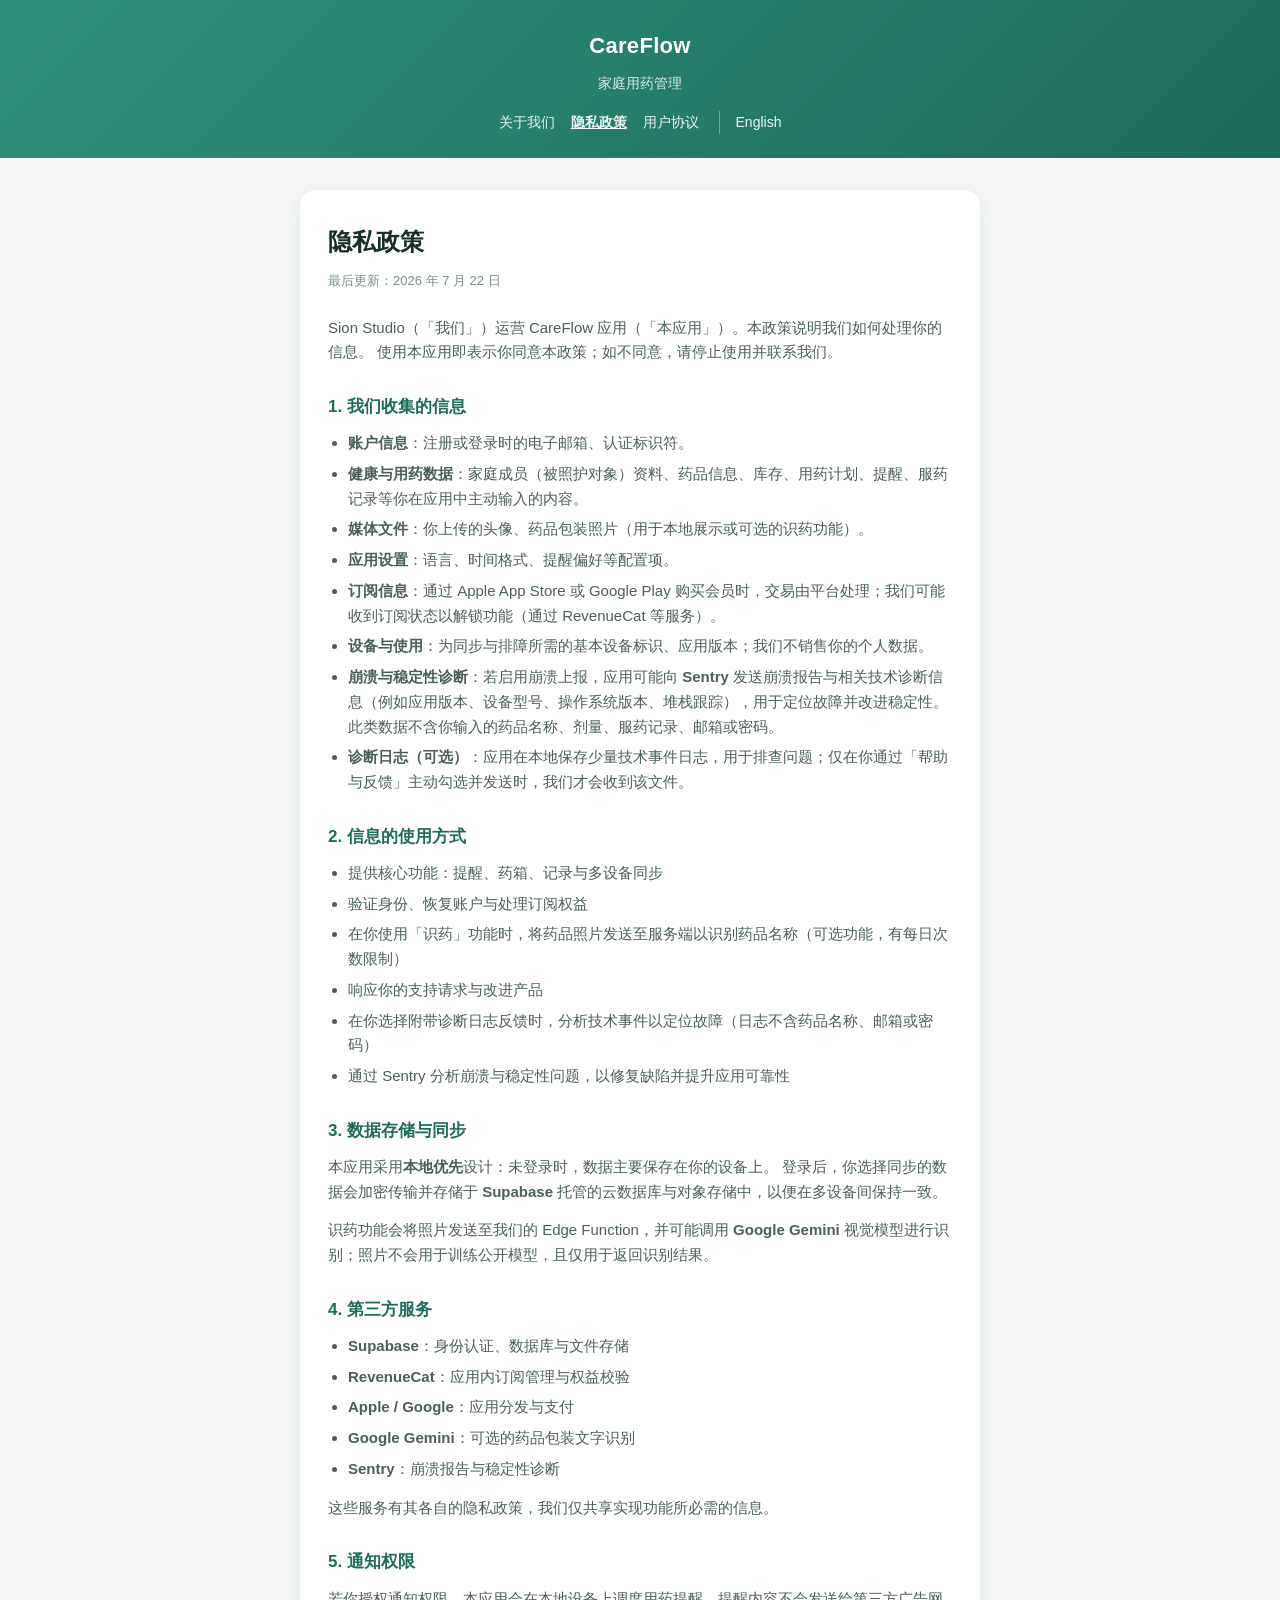
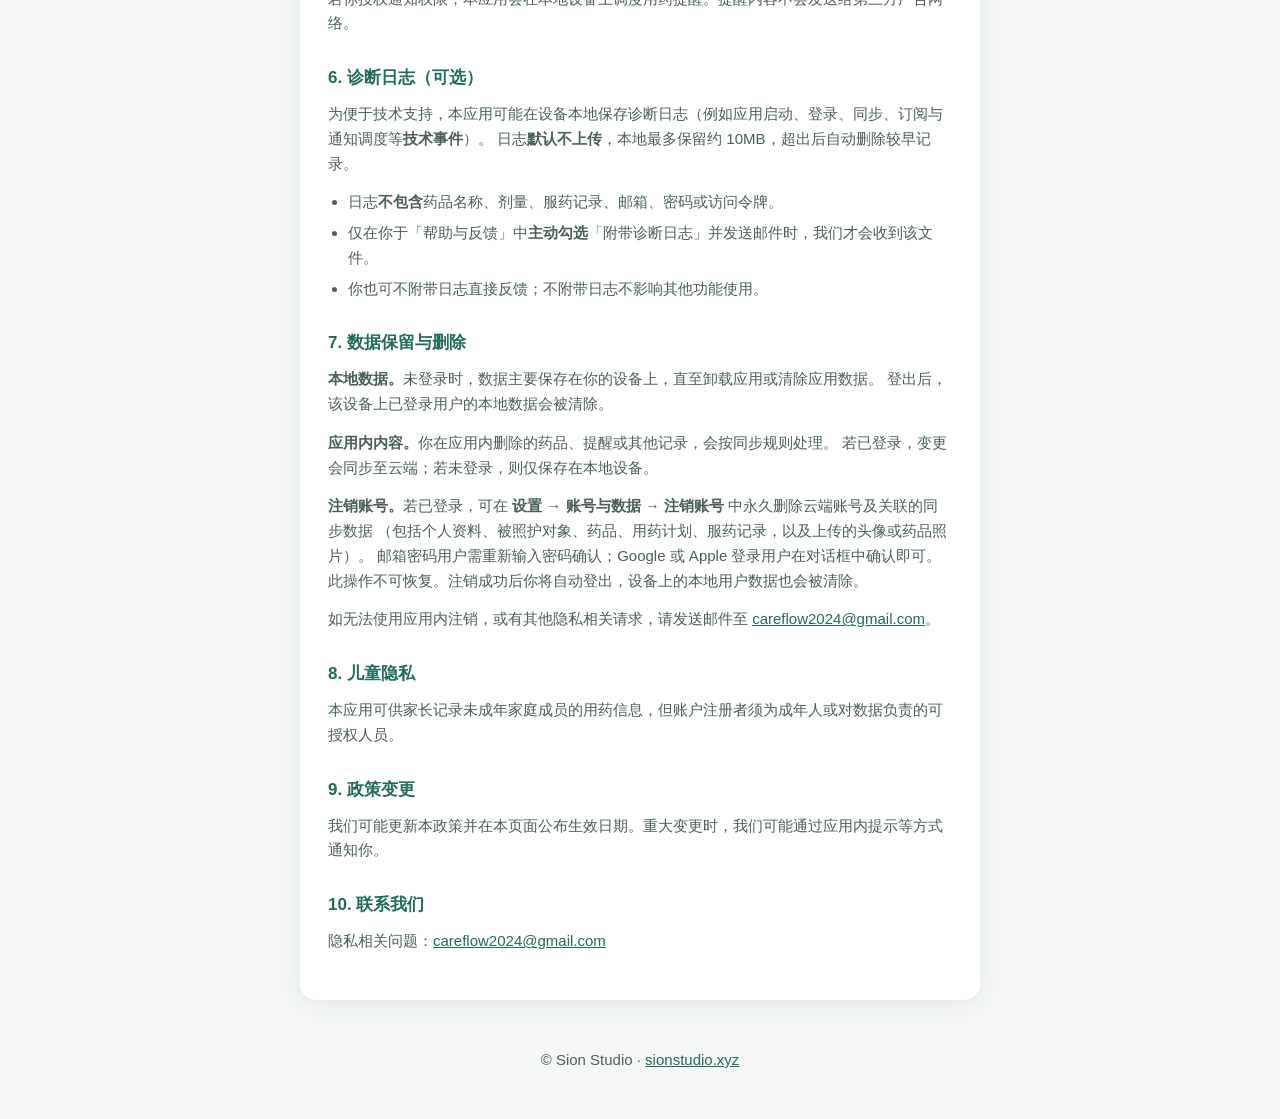
<file: zh/privacy/index.html>
<!DOCTYPE html>
<html lang="zh-CN">
<head>
  <meta charset="utf-8" />
  <meta name="viewport" content="width=device-width, initial-scale=1" />
  <title>隐私政策 · CareFlow</title>
  <link rel="stylesheet" href="/styles.css" />
  <link rel="alternate" hreflang="zh" href="https://careflow.sionstudio.xyz/zh/privacy/" />
  <link rel="alternate" hreflang="en" href="https://careflow.sionstudio.xyz/en/privacy/" />
</head>
<body>
  <header>
    <a href="/zh/">
      <div class="brand">CareFlow</div>
      <p class="tagline">家庭用药管理</p>
    </a>
    <nav>
      <a href="/zh/about/">关于我们</a>
      <a href="/zh/privacy/" aria-current="page">隐私政策</a>
      <a href="/zh/terms/">用户协议</a>
      <span class="lang-switch"><a href="/en/privacy/">English</a></span>
    </nav>
  </header>

  <main>
    <div class="card">
      <h1>隐私政策</h1>
      <p class="updated">最后更新：2026 年 7 月 22 日</p>

      <p>
        Sion Studio（「我们」）运营 CareFlow 应用（「本应用」）。本政策说明我们如何处理你的信息。
        使用本应用即表示你同意本政策；如不同意，请停止使用并联系我们。
      </p>

      <h2>1. 我们收集的信息</h2>
      <ul>
        <li><strong>账户信息</strong>：注册或登录时的电子邮箱、认证标识符。</li>
        <li><strong>健康与用药数据</strong>：家庭成员（被照护对象）资料、药品信息、库存、用药计划、提醒、服药记录等你在应用中主动输入的内容。</li>
        <li><strong>媒体文件</strong>：你上传的头像、药品包装照片（用于本地展示或可选的识药功能）。</li>
        <li><strong>应用设置</strong>：语言、时间格式、提醒偏好等配置项。</li>
        <li><strong>订阅信息</strong>：通过 Apple App Store 或 Google Play 购买会员时，交易由平台处理；我们可能收到订阅状态以解锁功能（通过 RevenueCat 等服务）。</li>
        <li><strong>设备与使用</strong>：为同步与排障所需的基本设备标识、应用版本；我们不销售你的个人数据。</li>
        <li><strong>崩溃与稳定性诊断</strong>：若启用崩溃上报，应用可能向 <strong>Sentry</strong> 发送崩溃报告与相关技术诊断信息（例如应用版本、设备型号、操作系统版本、堆栈跟踪），用于定位故障并改进稳定性。此类数据不含你输入的药品名称、剂量、服药记录、邮箱或密码。</li>
        <li><strong>诊断日志（可选）</strong>：应用在本地保存少量技术事件日志，用于排查问题；仅在你通过「帮助与反馈」主动勾选并发送时，我们才会收到该文件。</li>
      </ul>

      <h2>2. 信息的使用方式</h2>
      <ul>
        <li>提供核心功能：提醒、药箱、记录与多设备同步</li>
        <li>验证身份、恢复账户与处理订阅权益</li>
        <li>在你使用「识药」功能时，将药品照片发送至服务端以识别药品名称（可选功能，有每日次数限制）</li>
        <li>响应你的支持请求与改进产品</li>
        <li>在你选择附带诊断日志反馈时，分析技术事件以定位故障（日志不含药品名称、邮箱或密码）</li>
        <li>通过 Sentry 分析崩溃与稳定性问题，以修复缺陷并提升应用可靠性</li>
      </ul>

      <h2>3. 数据存储与同步</h2>
      <p>
        本应用采用<strong>本地优先</strong>设计：未登录时，数据主要保存在你的设备上。
        登录后，你选择同步的数据会加密传输并存储于 <strong>Supabase</strong> 托管的云数据库与对象存储中，以便在多设备间保持一致。
      </p>
      <p>
        识药功能会将照片发送至我们的 Edge Function，并可能调用 <strong>Google Gemini</strong> 视觉模型进行识别；照片不会用于训练公开模型，且仅用于返回识别结果。
      </p>

      <h2>4. 第三方服务</h2>
      <ul>
        <li><strong>Supabase</strong>：身份认证、数据库与文件存储</li>
        <li><strong>RevenueCat</strong>：应用内订阅管理与权益校验</li>
        <li><strong>Apple / Google</strong>：应用分发与支付</li>
        <li><strong>Google Gemini</strong>：可选的药品包装文字识别</li>
        <li><strong>Sentry</strong>：崩溃报告与稳定性诊断</li>
      </ul>
      <p>这些服务有其各自的隐私政策，我们仅共享实现功能所必需的信息。</p>

      <h2>5. 通知权限</h2>
      <p>
        若你授权通知权限，本应用会在本地设备上调度用药提醒。提醒内容不会发送给第三方广告网络。
      </p>

      <h2>6. 诊断日志（可选）</h2>
      <p>
        为便于技术支持，本应用可能在设备本地保存诊断日志（例如应用启动、登录、同步、订阅与通知调度等<strong>技术事件</strong>）。
        日志<strong>默认不上传</strong>，本地最多保留约 10MB，超出后自动删除较早记录。
      </p>
      <ul>
        <li>日志<strong>不包含</strong>药品名称、剂量、服药记录、邮箱、密码或访问令牌。</li>
        <li>仅在你于「帮助与反馈」中<strong>主动勾选</strong>「附带诊断日志」并发送邮件时，我们才会收到该文件。</li>
        <li>你也可不附带日志直接反馈；不附带日志不影响其他功能使用。</li>
      </ul>

      <h2>7. 数据保留与删除</h2>
      <p>
        <strong>本地数据。</strong>未登录时，数据主要保存在你的设备上，直至卸载应用或清除应用数据。
        登出后，该设备上已登录用户的本地数据会被清除。
      </p>
      <p>
        <strong>应用内内容。</strong>你在应用内删除的药品、提醒或其他记录，会按同步规则处理。
        若已登录，变更会同步至云端；若未登录，则仅保存在本地设备。
      </p>
      <p>
        <strong>注销账号。</strong>若已登录，可在
        <strong>设置 → 账号与数据 → 注销账号</strong> 中永久删除云端账号及关联的同步数据
       （包括个人资料、被照护对象、药品、用药计划、服药记录，以及上传的头像或药品照片）。
        邮箱密码用户需重新输入密码确认；Google 或 Apple 登录用户在对话框中确认即可。
        此操作不可恢复。注销成功后你将自动登出，设备上的本地用户数据也会被清除。
      </p>
      <p>
        如无法使用应用内注销，或有其他隐私相关请求，请发送邮件至
        <a href="mailto:careflow2024@gmail.com">careflow2024@gmail.com</a>。
      </p>

      <h2>8. 儿童隐私</h2>
      <p>
        本应用可供家长记录未成年家庭成员的用药信息，但账户注册者须为成年人或对数据负责的可授权人员。
      </p>

      <h2>9. 政策变更</h2>
      <p>
        我们可能更新本政策并在本页面公布生效日期。重大变更时，我们可能通过应用内提示等方式通知你。
      </p>

      <h2>10. 联系我们</h2>
      <p>
        隐私相关问题：<a href="mailto:careflow2024@gmail.com">careflow2024@gmail.com</a>
      </p>
    </div>
  </main>

  <footer>
    <p>© Sion Studio · <a href="https://sionstudio.xyz">sionstudio.xyz</a></p>
  </footer>
</body>
</html>
</file>
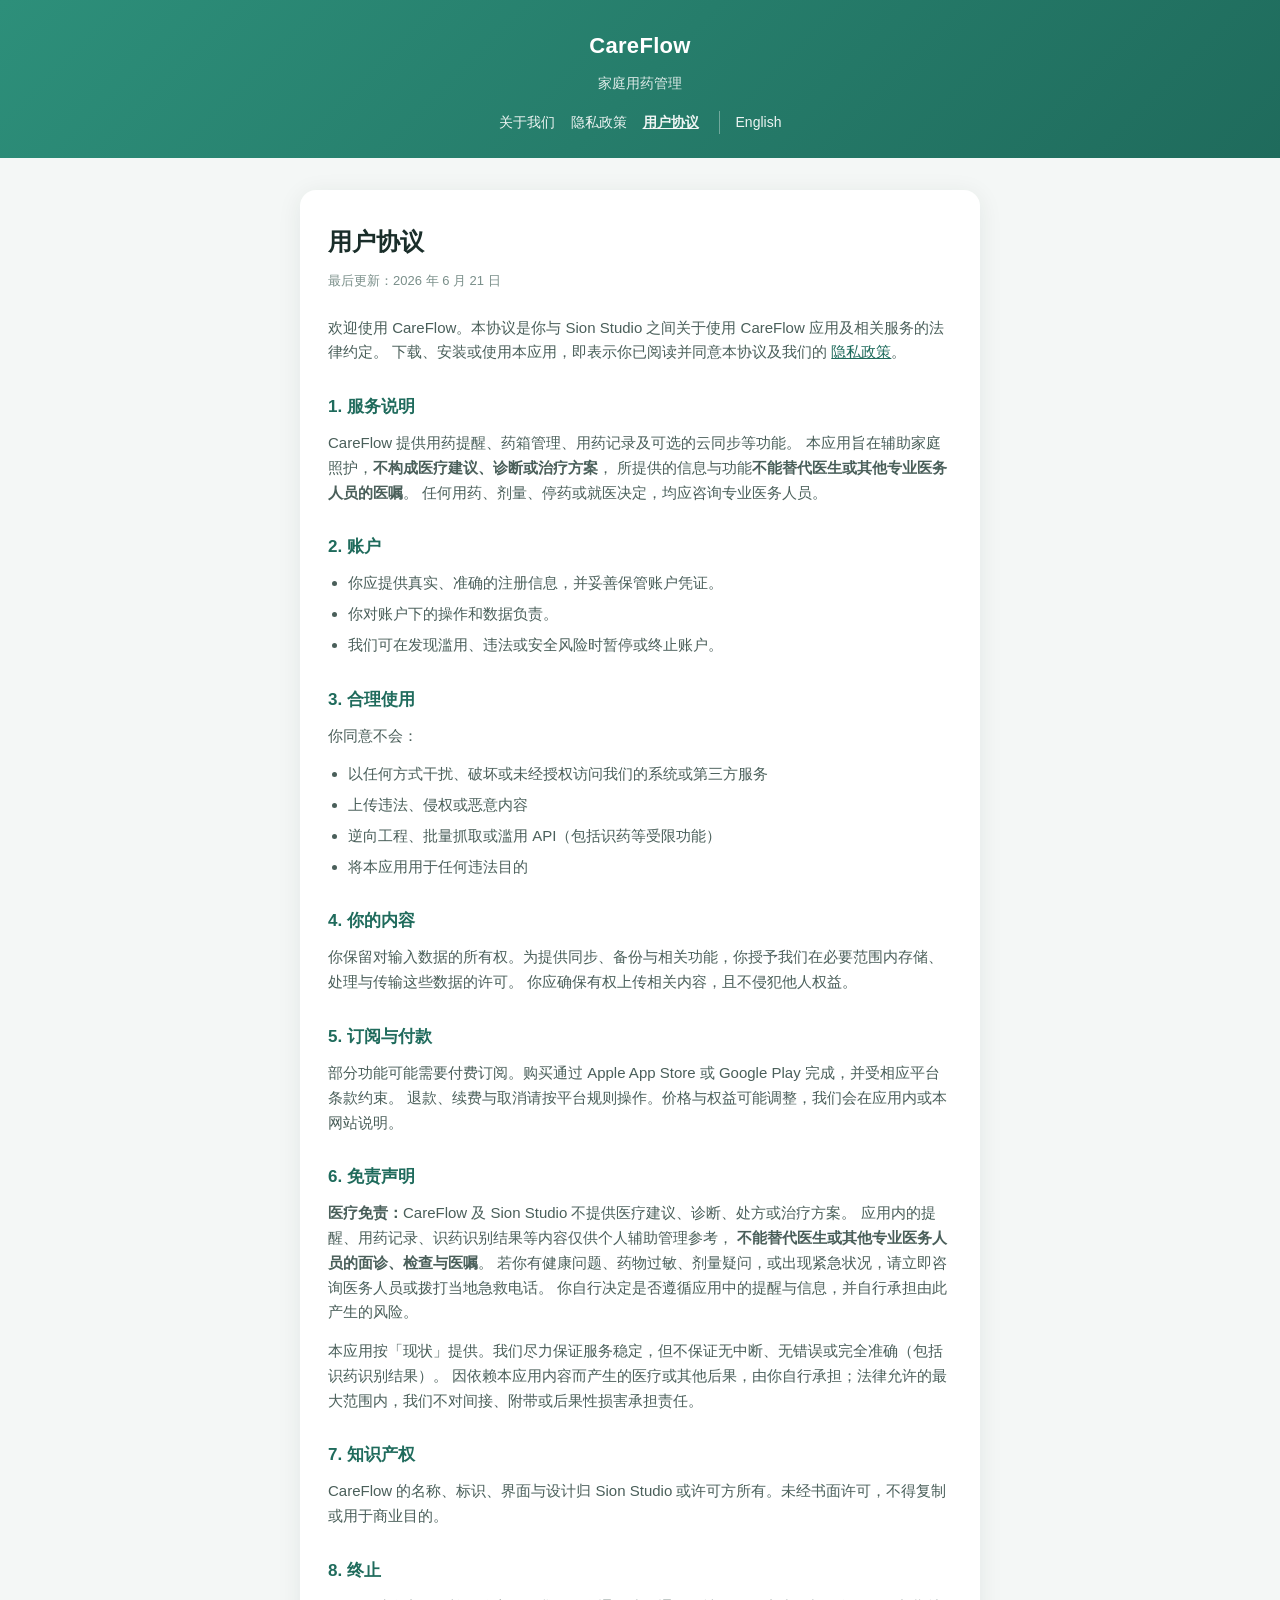
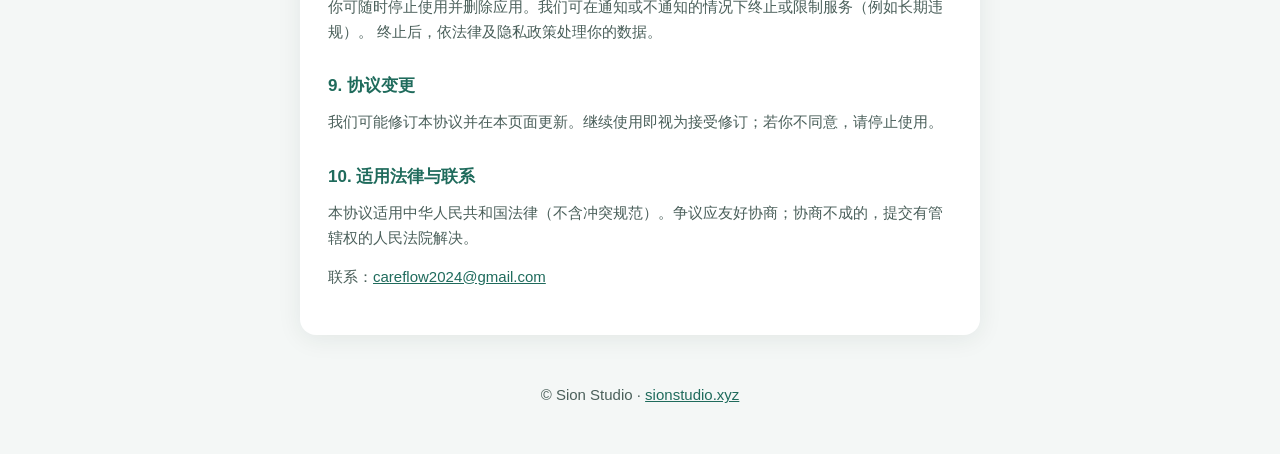
<file: zh/terms/index.html>
<!DOCTYPE html>
<html lang="zh-CN">
<head>
  <meta charset="utf-8" />
  <meta name="viewport" content="width=device-width, initial-scale=1" />
  <title>用户协议 · CareFlow</title>
  <link rel="stylesheet" href="/styles.css" />
  <link rel="alternate" hreflang="zh" href="https://careflow.sionstudio.xyz/zh/terms/" />
  <link rel="alternate" hreflang="en" href="https://careflow.sionstudio.xyz/en/terms/" />
</head>
<body>
  <header>
    <a href="/zh/">
      <div class="brand">CareFlow</div>
      <p class="tagline">家庭用药管理</p>
    </a>
    <nav>
      <a href="/zh/about/">关于我们</a>
      <a href="/zh/privacy/">隐私政策</a>
      <a href="/zh/terms/" aria-current="page">用户协议</a>
      <span class="lang-switch"><a href="/en/terms/">English</a></span>
    </nav>
  </header>

  <main>
    <div class="card">
      <h1>用户协议</h1>
      <p class="updated">最后更新：2026 年 6 月 21 日</p>

      <p>
        欢迎使用 CareFlow。本协议是你与 Sion Studio 之间关于使用 CareFlow 应用及相关服务的法律约定。
        下载、安装或使用本应用，即表示你已阅读并同意本协议及我们的
        <a href="/zh/privacy/">隐私政策</a>。
      </p>

      <h2>1. 服务说明</h2>
      <p>
        CareFlow 提供用药提醒、药箱管理、用药记录及可选的云同步等功能。
        本应用旨在辅助家庭照护，<strong>不构成医疗建议、诊断或治疗方案</strong>，
        所提供的信息与功能<strong>不能替代医生或其他专业医务人员的医嘱</strong>。
        任何用药、剂量、停药或就医决定，均应咨询专业医务人员。
      </p>

      <h2>2. 账户</h2>
      <ul>
        <li>你应提供真实、准确的注册信息，并妥善保管账户凭证。</li>
        <li>你对账户下的操作和数据负责。</li>
        <li>我们可在发现滥用、违法或安全风险时暂停或终止账户。</li>
      </ul>

      <h2>3. 合理使用</h2>
      <p>你同意不会：</p>
      <ul>
        <li>以任何方式干扰、破坏或未经授权访问我们的系统或第三方服务</li>
        <li>上传违法、侵权或恶意内容</li>
        <li>逆向工程、批量抓取或滥用 API（包括识药等受限功能）</li>
        <li>将本应用用于任何违法目的</li>
      </ul>

      <h2>4. 你的内容</h2>
      <p>
        你保留对输入数据的所有权。为提供同步、备份与相关功能，你授予我们在必要范围内存储、处理与传输这些数据的许可。
        你应确保有权上传相关内容，且不侵犯他人权益。
      </p>

      <h2>5. 订阅与付款</h2>
      <p>
        部分功能可能需要付费订阅。购买通过 Apple App Store 或 Google Play 完成，并受相应平台条款约束。
        退款、续费与取消请按平台规则操作。价格与权益可能调整，我们会在应用内或本网站说明。
      </p>

      <h2>6. 免责声明</h2>
      <p>
        <strong>医疗免责：</strong>CareFlow 及 Sion Studio 不提供医疗建议、诊断、处方或治疗方案。
        应用内的提醒、用药记录、识药识别结果等内容仅供个人辅助管理参考，
        <strong>不能替代医生或其他专业医务人员的面诊、检查与医嘱</strong>。
        若你有健康问题、药物过敏、剂量疑问，或出现紧急状况，请立即咨询医务人员或拨打当地急救电话。
        你自行决定是否遵循应用中的提醒与信息，并自行承担由此产生的风险。
      </p>
      <p>
        本应用按「现状」提供。我们尽力保证服务稳定，但不保证无中断、无错误或完全准确（包括识药识别结果）。
        因依赖本应用内容而产生的医疗或其他后果，由你自行承担；法律允许的最大范围内，我们不对间接、附带或后果性损害承担责任。
      </p>

      <h2>7. 知识产权</h2>
      <p>
        CareFlow 的名称、标识、界面与设计归 Sion Studio 或许可方所有。未经书面许可，不得复制或用于商业目的。
      </p>

      <h2>8. 终止</h2>
      <p>
        你可随时停止使用并删除应用。我们可在通知或不通知的情况下终止或限制服务（例如长期违规）。
        终止后，依法律及隐私政策处理你的数据。
      </p>

      <h2>9. 协议变更</h2>
      <p>
        我们可能修订本协议并在本页面更新。继续使用即视为接受修订；若你不同意，请停止使用。
      </p>

      <h2>10. 适用法律与联系</h2>
      <p>
        本协议适用中华人民共和国法律（不含冲突规范）。争议应友好协商；协商不成的，提交有管辖权的人民法院解决。
      </p>
      <p>
        联系：<a href="mailto:careflow2024@gmail.com">careflow2024@gmail.com</a>
      </p>
    </div>
  </main>

  <footer>
    <p>© Sion Studio · <a href="https://sionstudio.xyz">sionstudio.xyz</a></p>
  </footer>
</body>
</html>
</file>
<file: styles.css>
:root {
  --green: #2d8f7a;
  --green-dark: #1f6b5c;
  --text: #1a2e2a;
  --text-muted: #4a5f5a;
  --text-light: #7a8f8a;
  --bg: #f4f7f6;
  --card: #ffffff;
  --border: #e8efec;
}

* {
  box-sizing: border-box;
}

body {
  margin: 0;
  font-family: -apple-system, BlinkMacSystemFont, "Segoe UI", Roboto, "Helvetica Neue", Arial, sans-serif;
  background: var(--bg);
  color: var(--text);
  line-height: 1.65;
}

a {
  color: var(--green-dark);
}

header {
  background: linear-gradient(135deg, var(--green) 0%, var(--green-dark) 100%);
  color: #fff;
  padding: 28px 20px 24px;
  text-align: center;
}

header a {
  color: #fff;
  text-decoration: none;
}

header .brand {
  font-size: 22px;
  font-weight: 700;
  letter-spacing: 0.3px;
}

header .tagline {
  margin: 8px 0 0;
  font-size: 14px;
  color: rgba(255, 255, 255, 0.85);
}

nav {
  display: flex;
  flex-wrap: wrap;
  justify-content: center;
  gap: 8px 16px;
  margin-top: 16px;
  font-size: 14px;
}

nav a {
  color: rgba(255, 255, 255, 0.92);
  text-decoration: none;
}

nav a[aria-current="page"] {
  font-weight: 600;
  text-decoration: underline;
}

nav .lang-switch {
  margin-left: 4px;
  padding-left: 16px;
  border-left: 1px solid rgba(255, 255, 255, 0.35);
}

main {
  max-width: 720px;
  margin: 0 auto;
  padding: 32px 20px 48px;
}

.card {
  background: var(--card);
  border-radius: 16px;
  padding: 32px 28px;
  box-shadow: 0 4px 24px rgba(26, 46, 42, 0.08);
}

h1 {
  margin: 0 0 8px;
  font-size: 24px;
  font-weight: 600;
}

.updated {
  margin: 0 0 24px;
  font-size: 13px;
  color: var(--text-light);
}

h2 {
  margin: 28px 0 10px;
  font-size: 17px;
  font-weight: 600;
  color: var(--green-dark);
}

p,
ul {
  margin: 0 0 14px;
  font-size: 15px;
  color: var(--text-muted);
}

ul {
  padding-left: 1.25rem;
}

li {
  margin-bottom: 6px;
}

.lang-divider {
  margin: 36px 0 28px;
  border: 0;
  border-top: 1px solid var(--border);
}

.lang-label {
  margin: 0 0 20px;
  font-size: 13px;
  font-weight: 600;
  letter-spacing: 0.04em;
  text-transform: uppercase;
  color: var(--text-light);
}

footer {
  max-width: 720px;
  margin: 0 auto;
  padding: 0 20px 32px;
  text-align: center;
  font-size: 12px;
  color: var(--text-light);
}

@media (max-width: 600px) {
  .card {
    padding: 24px 18px;
  }

  h1 {
    font-size: 21px;
  }
}
</file>
